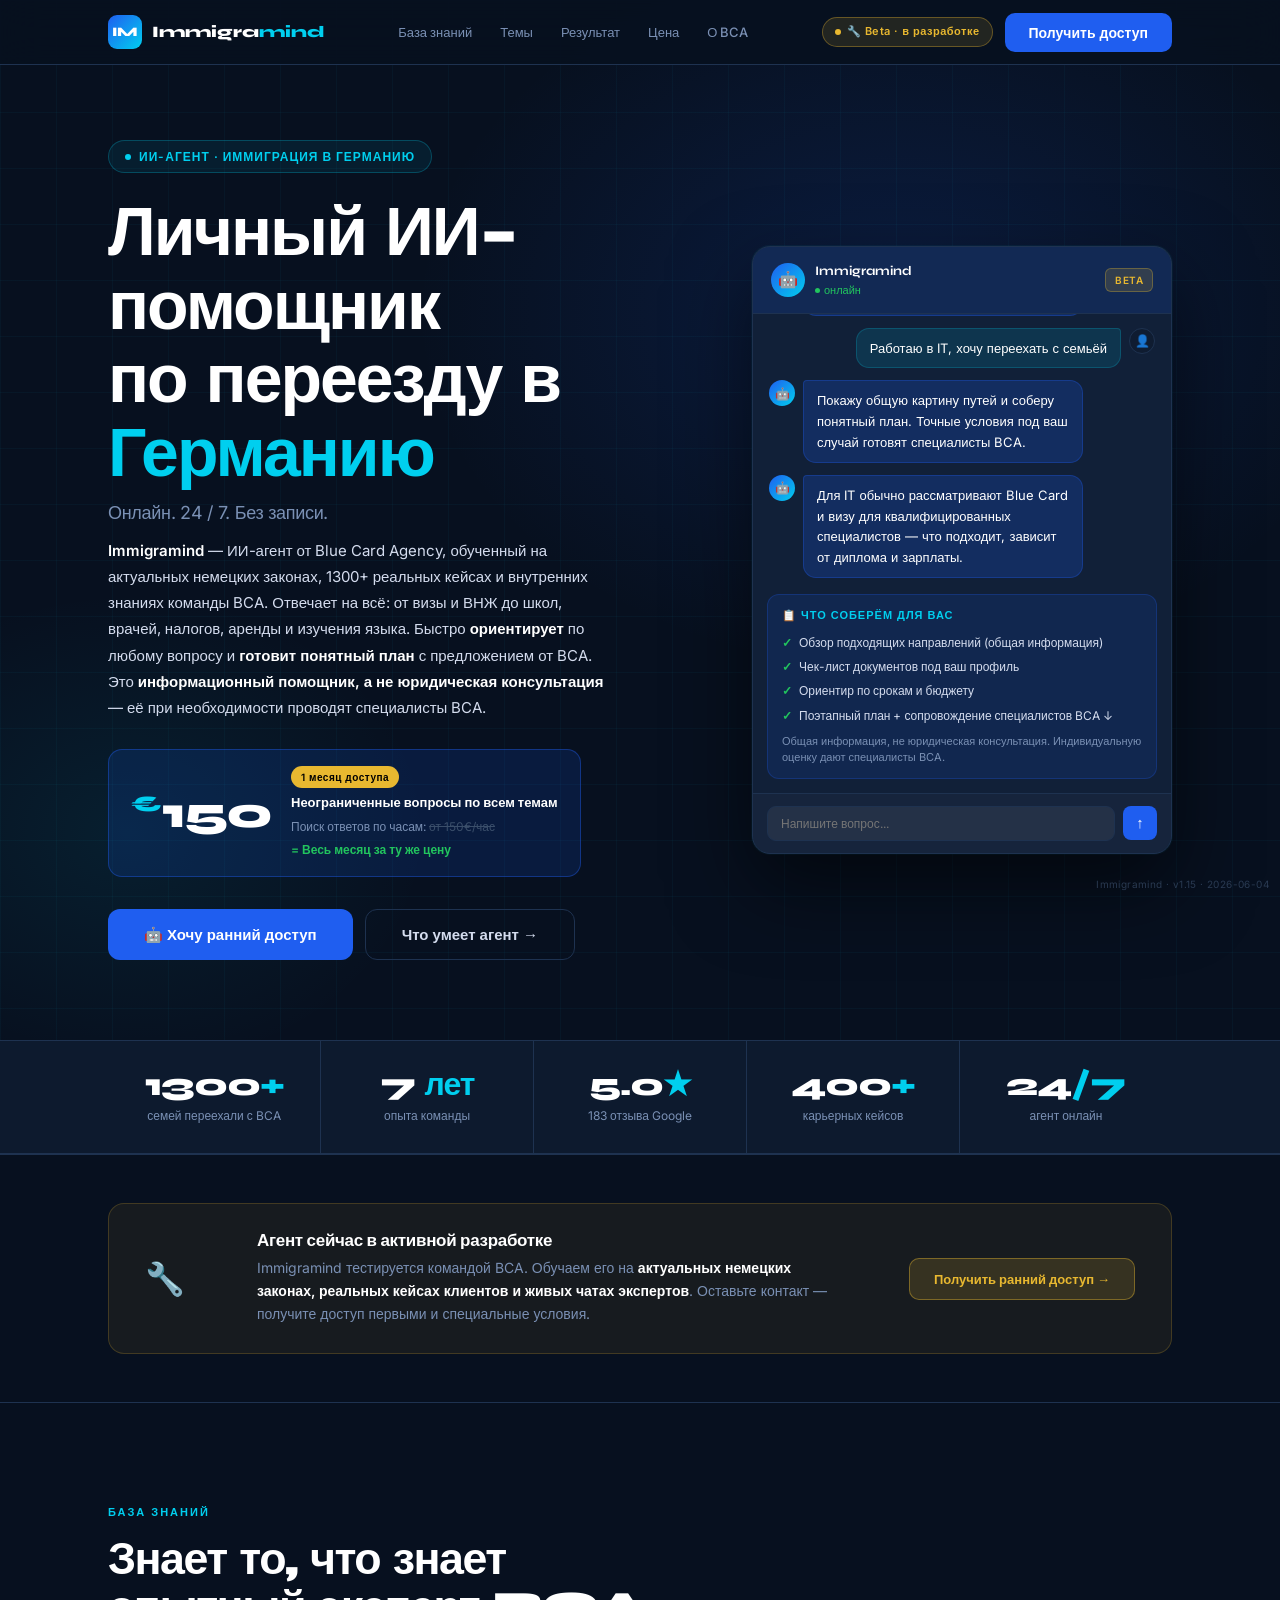
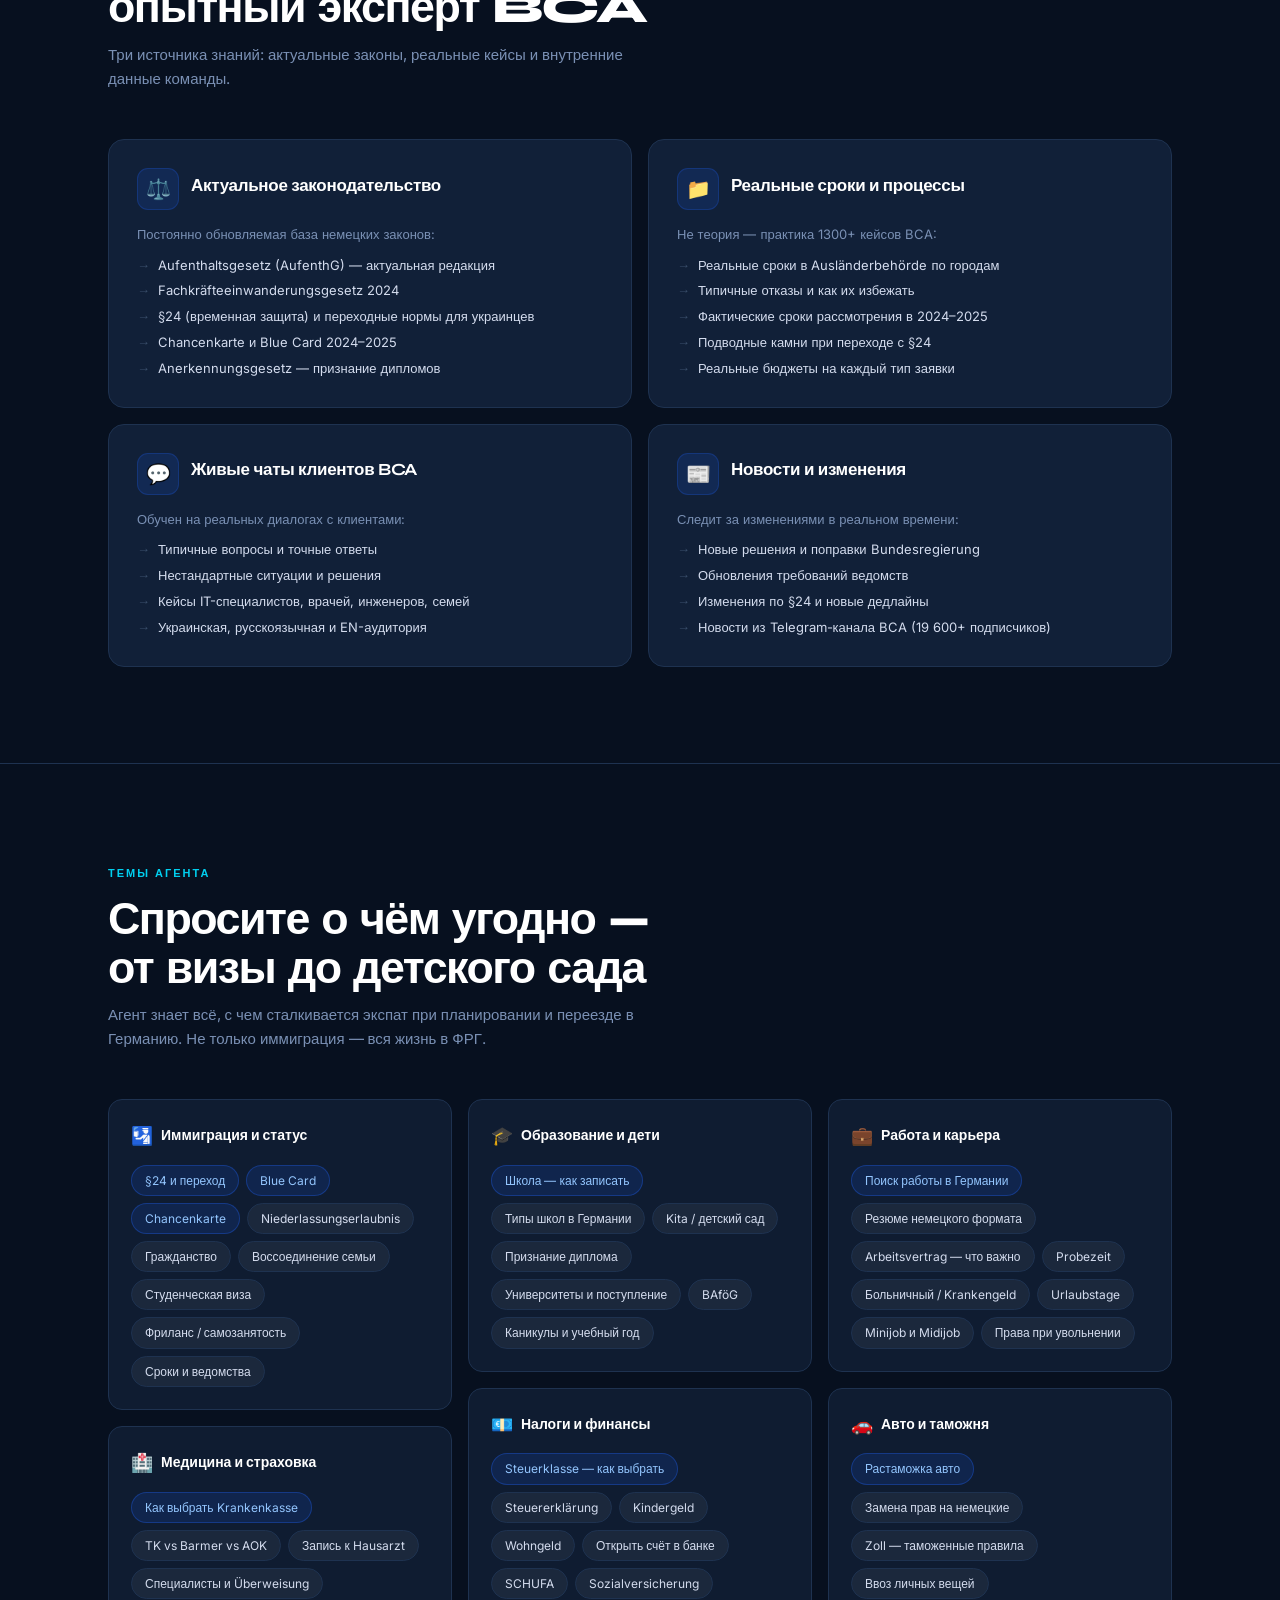
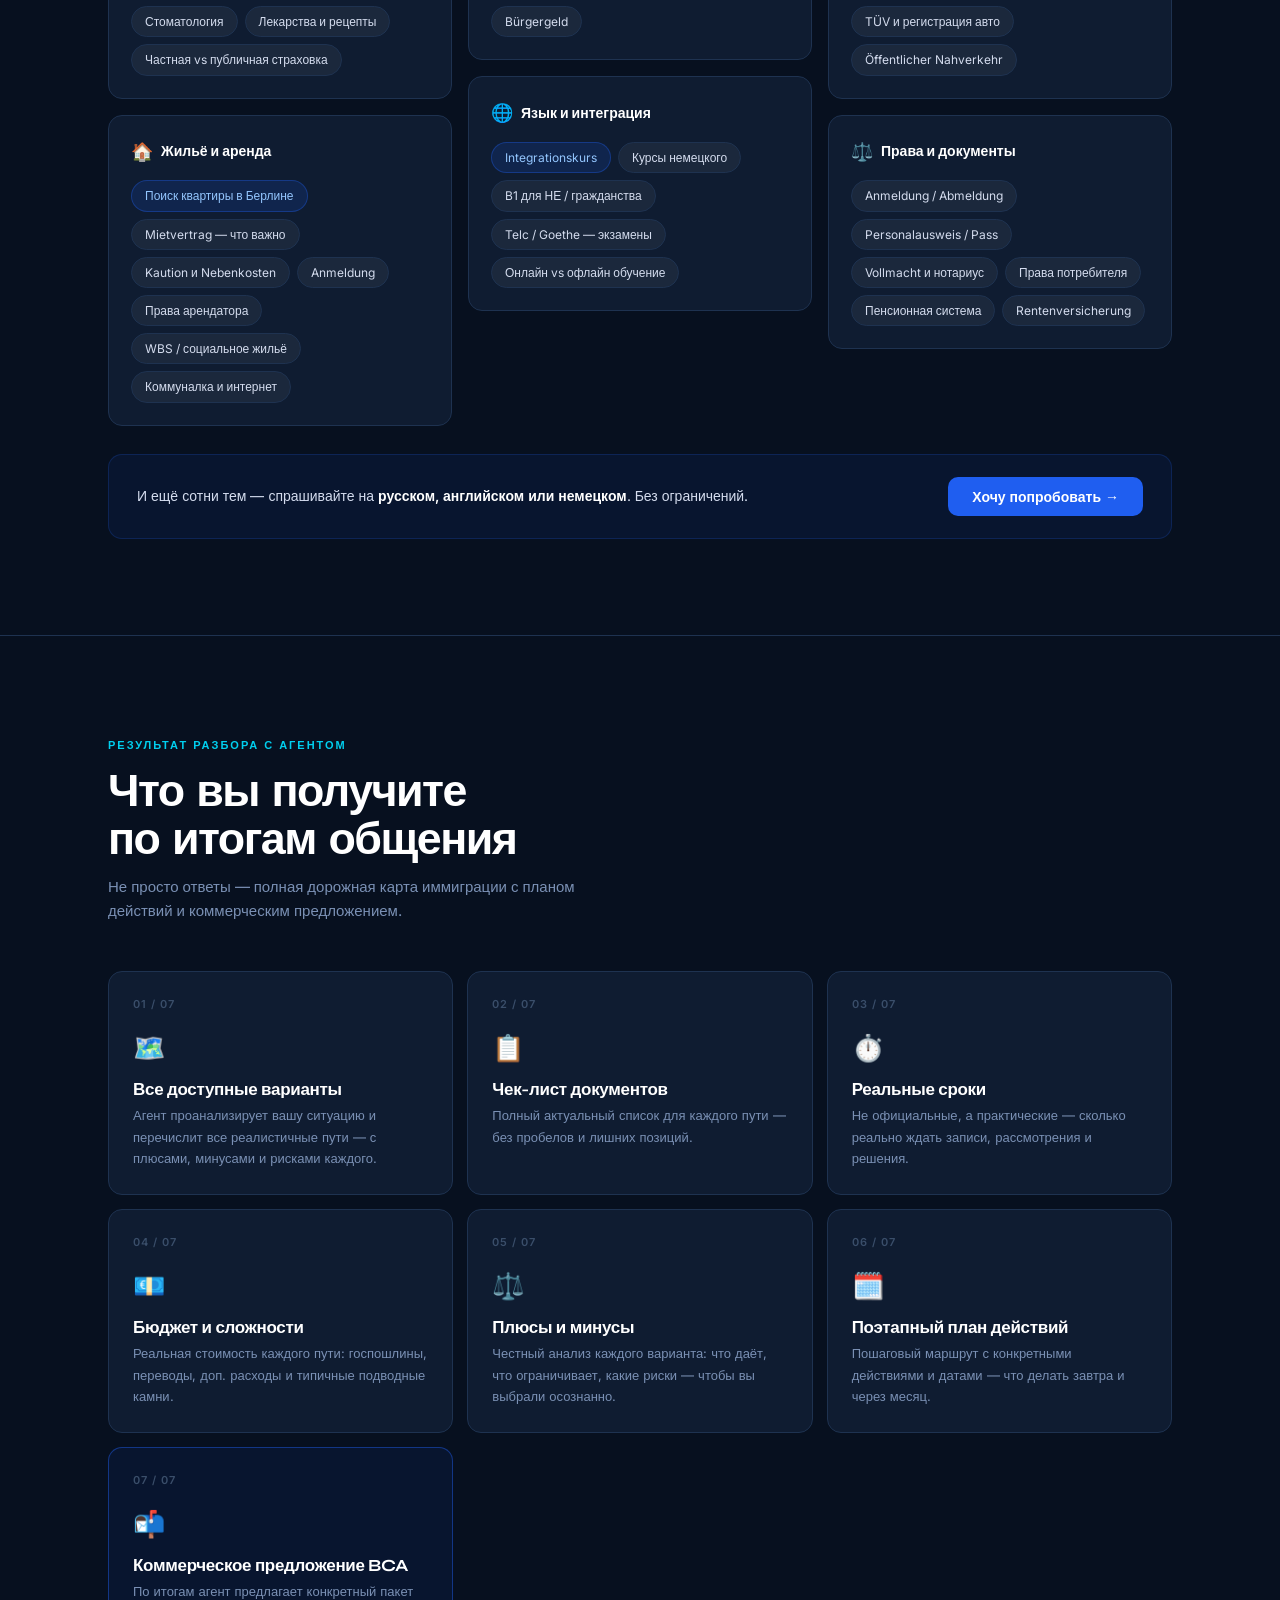
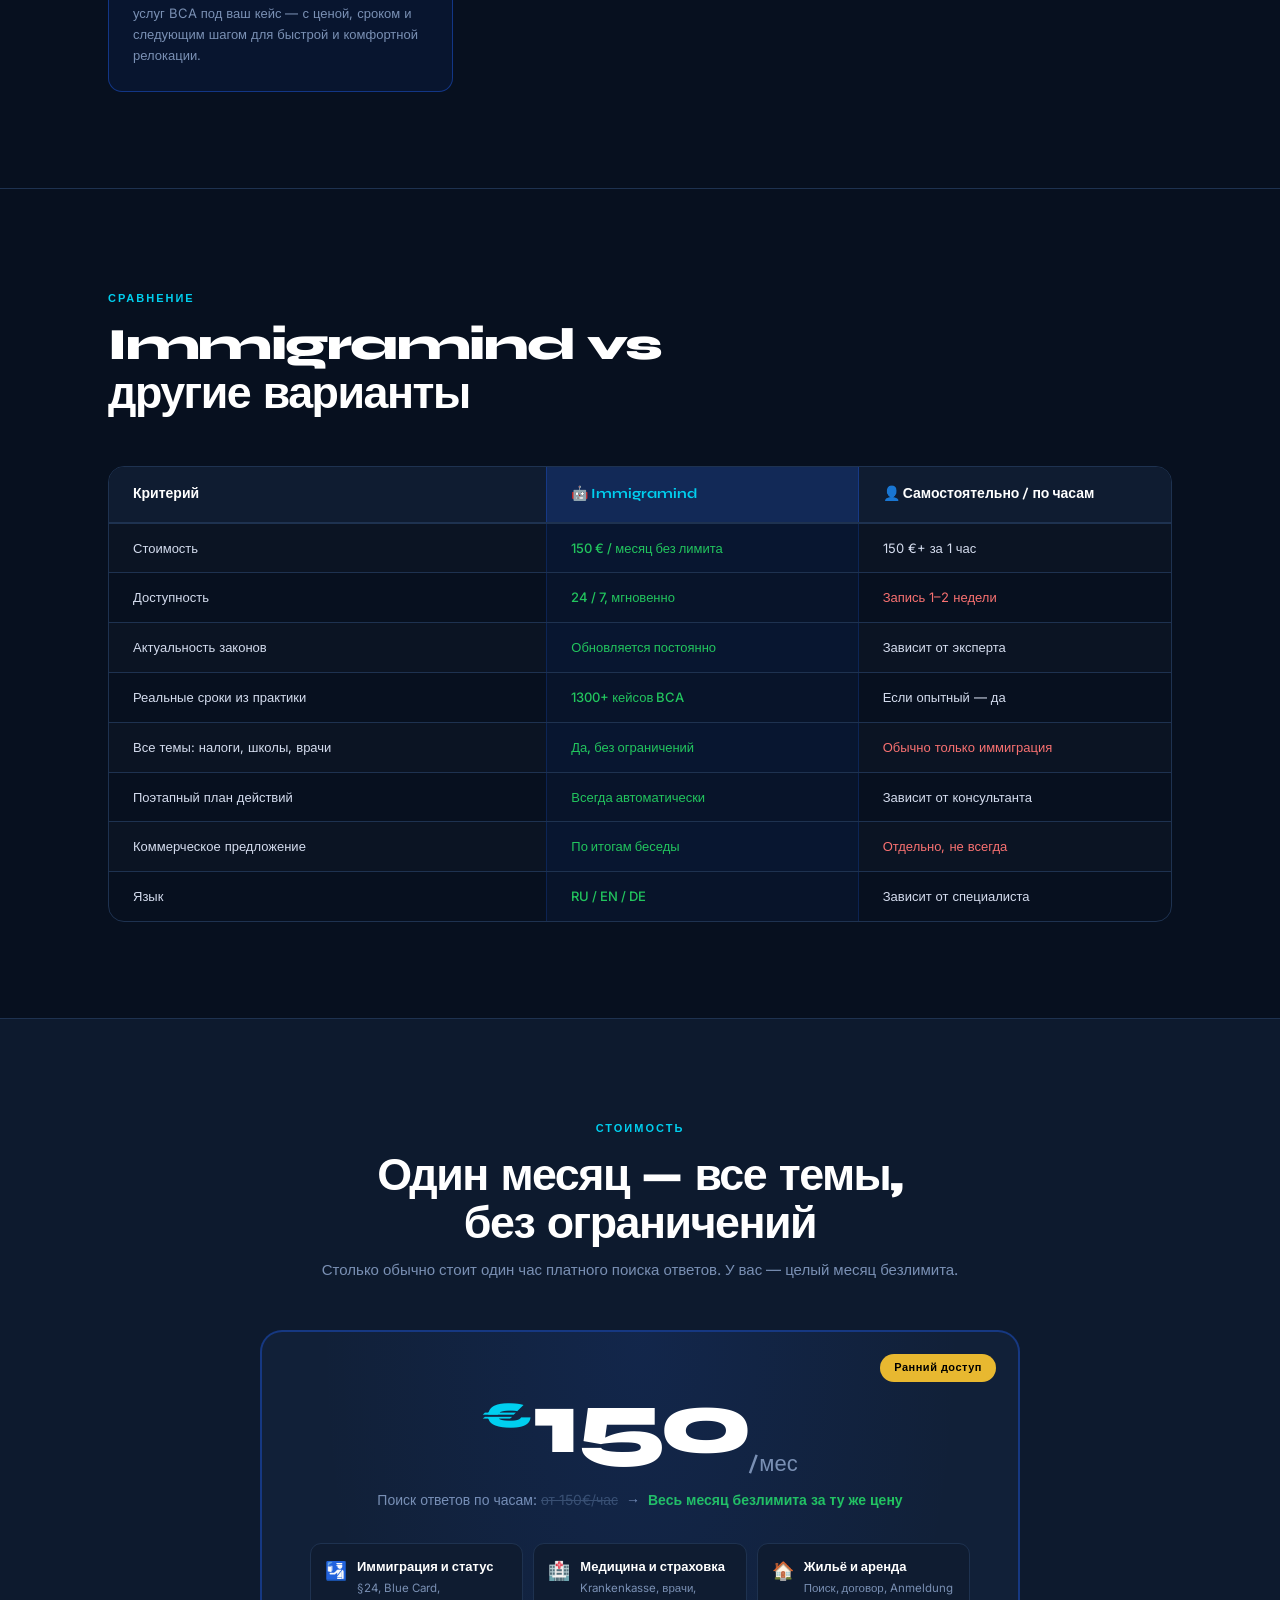
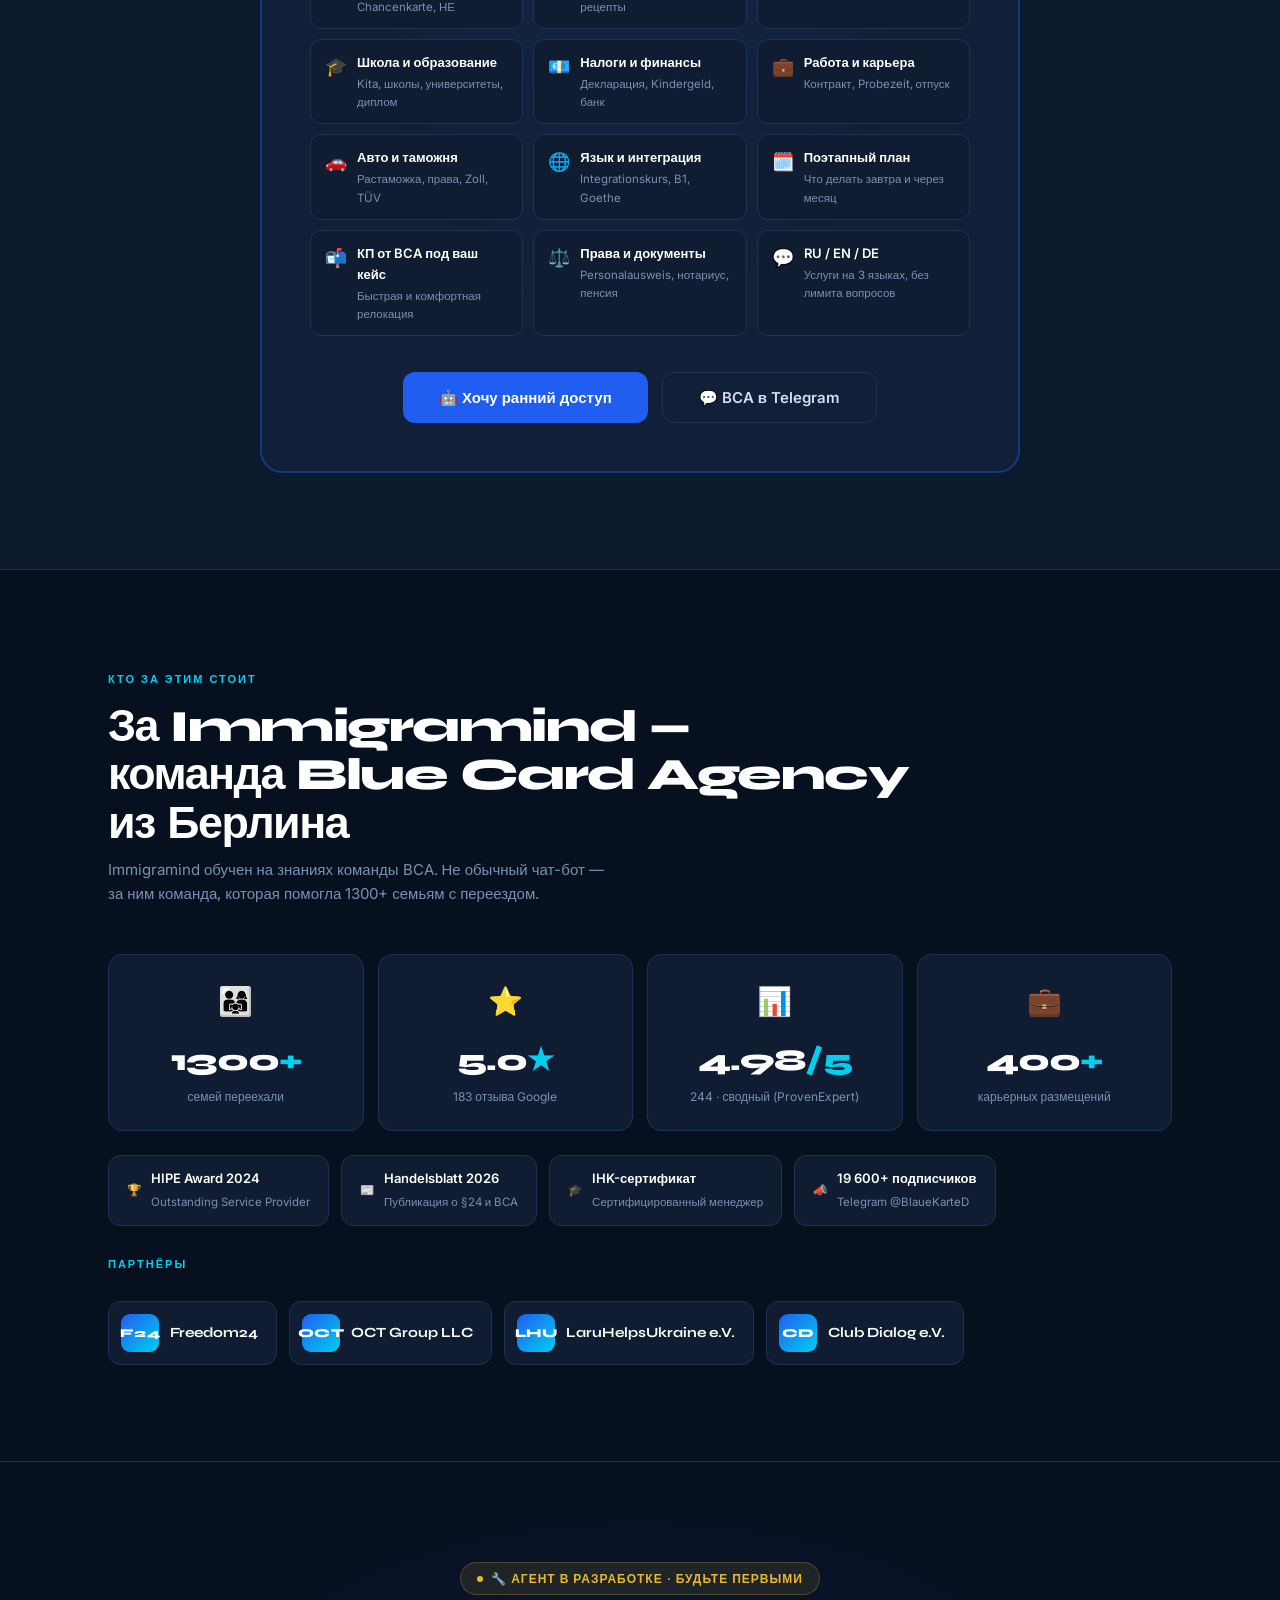
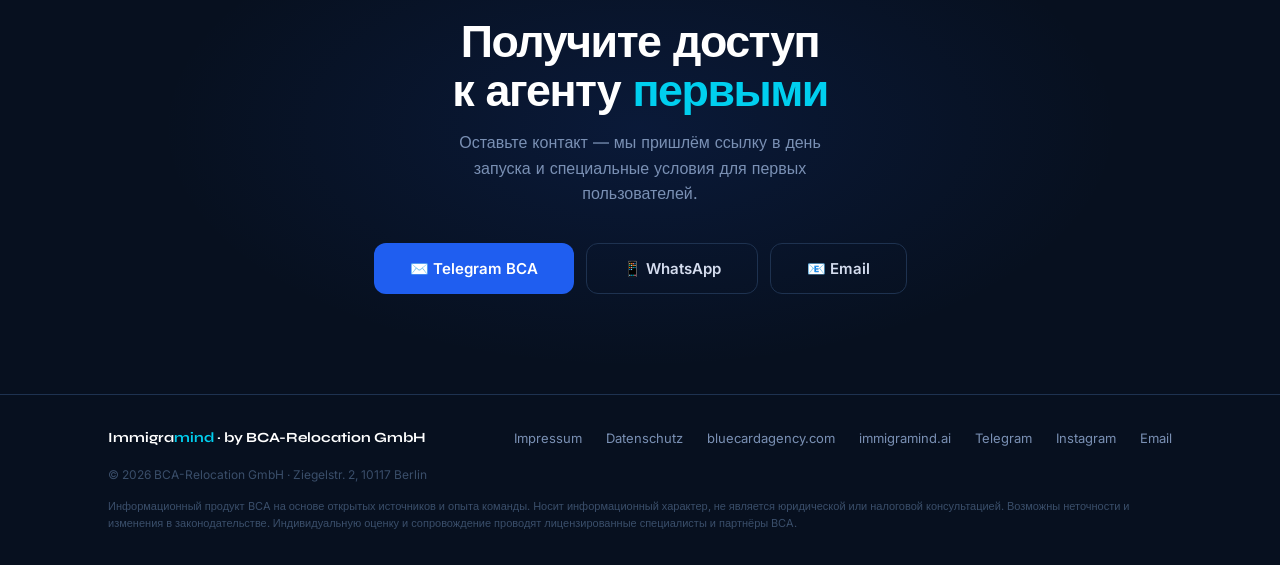
<file: index.html>
<!DOCTYPE html>
<html lang="ru">
<head>
<meta charset="UTF-8">
<meta name="viewport" content="width=device-width, initial-scale=1.0">
<title>Immigramind — ИИ-агент по иммиграции в Германию | BCA</title>
<meta name="robots" content="noindex">
<link rel="stylesheet" href="fonts.css">
<style>
:root {
  --bg:      #07101F;
  --surface: #0D1A2E;
  --card:    #112038;
  --card2:   #0F1C31;
  --border:  #1E3250;
  --blue:    #1F5EF0;
  --blue-l:  #3D7AFF;
  --cyan:    #00CFEF;
  --gold:    #E8B830;
  --green:   #22C55E;
  --red:     #F87171;
  --white:   #FFFFFF;
  --text:    #D4DCEE;
  --muted:   #7A90B4;
  --faint:   #3A4E6A;
}

*, *::before, *::after { box-sizing: border-box; margin: 0; padding: 0; }
html { scroll-behavior: smooth; }
body {
  background: var(--bg);
  color: var(--text);
  font-family: 'Inter', sans-serif;
  font-size: 15px;
  line-height: 1.6;
  overflow-x: hidden;
}
a { text-decoration: none; }
strong { color: var(--white); font-weight: 600; }

/* ── TYPOGRAPHY ── */
h1, h2, h3 { font-family: 'Syne', sans-serif; color: var(--white); line-height: 1.08; }
h1 { font-size: clamp(40px, 5.5vw, 68px); font-weight: 800; letter-spacing: -2px; }
h2 { font-size: clamp(28px, 3.5vw, 46px); font-weight: 800; letter-spacing: -1.5px; }
h3 { font-size: 17px; font-weight: 700; letter-spacing: -0.3px; margin-bottom: 6px; }

/* ── UTILITIES ── */
.label {
  display: inline-block;
  font-size: 11px; letter-spacing: 2px; text-transform: uppercase;
  color: var(--cyan); font-weight: 600; margin-bottom: 14px;
}
.wrap { max-width: 1160px; margin: 0 auto; padding: 0 48px; }
section { padding: 96px 0; }
section + section { border-top: 1px solid var(--border); }

/* ── FADE IN ── */
.fi { opacity: 0; transform: translateY(24px); transition: opacity .65s ease, transform .65s ease; }
.fi.on { opacity: 1; transform: none; }

/* ── NAV ── */
nav {
  position: fixed; top: 0; left: 0; right: 0; z-index: 300;
  background: rgba(7,16,31,0.94);
  backdrop-filter: blur(20px);
  border-bottom: 1px solid var(--border);
}
.nav-inner {
  max-width: 1160px; margin: 0 auto; padding: 0 48px;
  height: 64px; display: flex; align-items: center; justify-content: space-between;
}
.nav-logo { display: flex; align-items: center; gap: 10px; }
.nav-mark {
  width: 34px; height: 34px;
  background: linear-gradient(135deg, var(--blue), var(--cyan));
  border-radius: 9px;
  display: flex; align-items: center; justify-content: center;
  font-family: 'Syne', sans-serif; font-weight: 800; font-size: 13px; color: #fff;
}
.nav-name { font-family: 'Syne', sans-serif; font-weight: 800; font-size: 16px; color: var(--white); }
.nav-name span { color: var(--cyan); }
.nav-links { display: flex; gap: 28px; }
.nav-links a { color: var(--muted); font-size: 13px; font-weight: 500; transition: color .2s; }
.nav-links a:hover { color: var(--white); }
.nav-right { display: flex; align-items: center; gap: 12px; }
.dev-badge {
  display: flex; align-items: center; gap: 6px;
  background: rgba(232,184,48,0.12);
  border: 1px solid rgba(232,184,48,0.35);
  color: var(--gold); font-size: 11px; font-weight: 600;
  padding: 5px 12px; border-radius: 100px; letter-spacing: .5px;
}
.dev-badge::before {
  content: ''; width: 6px; height: 6px;
  background: var(--gold); border-radius: 50%;
  animation: blink 1.8s infinite;
}
@keyframes blink { 0%,100%{opacity:1} 50%{opacity:.2} }
.btn { display: inline-flex; align-items: center; gap: 8px; font-family: 'Inter', sans-serif; font-weight: 600; border: none; cursor: pointer; border-radius: 10px; transition: all .2s; text-align: center; }
.btn-blue { background: var(--blue); color: #fff; padding: 11px 24px; font-size: 14px; }
.btn-blue:hover { background: var(--blue-l); transform: translateY(-1px); }
.btn-outline { background: transparent; color: var(--text); border: 1px solid var(--border); padding: 11px 22px; font-size: 14px; }
.btn-outline:hover { border-color: var(--cyan); color: var(--white); }
.btn-lg { padding: 15px 36px; font-size: 15px; border-radius: 12px; }

/* ── HERO ── */
.hero-section {
  padding: 140px 0 80px;
  position: relative; overflow: hidden;
}
.hero-bg {
  position: absolute; inset: 0; pointer-events: none;
  background:
    radial-gradient(ellipse 800px 600px at 70% 30%, rgba(31,94,240,0.16) 0%, transparent 60%),
    radial-gradient(ellipse 500px 400px at 10% 80%, rgba(0,207,239,0.08) 0%, transparent 60%);
}
.hero-grid-lines {
  position: absolute; inset: 0; pointer-events: none;
  background-image:
    linear-gradient(rgba(0,207,239,0.04) 1px, transparent 1px),
    linear-gradient(90deg, rgba(0,207,239,0.04) 1px, transparent 1px);
  background-size: 56px 56px;
}
.hero-inner {
  display: grid; grid-template-columns: 1fr 420px; gap: 64px; align-items: center;
  max-width: 1160px; margin: 0 auto; padding: 0 48px;
  position: relative; z-index: 2;
}
.hero-badge {
  display: inline-flex; align-items: center; gap: 8px;
  background: rgba(0,207,239,0.08); border: 1px solid rgba(0,207,239,0.25);
  border-radius: 100px; padding: 6px 16px; margin-bottom: 24px;
  font-size: 12px; color: var(--cyan); font-weight: 600; letter-spacing: 1px; text-transform: uppercase;
}
.hero-badge::before { content: ''; width: 6px; height: 6px; background: var(--cyan); border-radius: 50%; animation: blink 1.5s infinite; }
.hero-h1 { margin-bottom: 8px; }
.hero-h1 .accent { color: var(--cyan); }
.hero-sub { font-size: 18px; color: var(--muted); font-weight: 400; margin-bottom: 10px; letter-spacing: -0.3px; }
.hero-desc { color: var(--text); font-size: 15px; line-height: 1.75; max-width: 500px; margin-bottom: 28px; }

/* price callout in hero */
.hero-price {
  display: inline-flex; align-items: center; gap: 20px;
  background: rgba(31,94,240,0.15); border: 1px solid rgba(31,94,240,0.4);
  border-radius: 14px; padding: 16px 22px; margin-bottom: 32px;
}
.hp-num { font-family: 'Syne', sans-serif; font-size: 44px; font-weight: 800; color: var(--white); line-height: 1; letter-spacing: -2px; }
.hp-num sup { font-size: 22px; color: var(--cyan); letter-spacing: 0; }
.hp-meta { display: flex; flex-direction: column; gap: 4px; }
.hp-tag { background: var(--gold); color: #000; font-size: 10px; font-weight: 700; padding: 3px 10px; border-radius: 100px; letter-spacing: .5px; align-self: flex-start; }
.hp-line1 { font-size: 13px; font-weight: 600; color: var(--white); }
.hp-line2 { font-size: 12px; color: var(--muted); }
.hp-line2 s { color: var(--faint); }
.hp-line3 { font-size: 12px; color: var(--green); font-weight: 600; }

.hero-actions { display: flex; gap: 12px; flex-wrap: wrap; }

/* ── CHAT MOCK ── */
.chat-card {
  background: var(--card);
  border: 1px solid var(--border);
  border-radius: 18px; overflow: hidden;
  box-shadow: 0 32px 80px rgba(0,0,0,.55), 0 0 0 1px rgba(0,207,239,0.06);
}
.chat-head {
  padding: 14px 18px;
  background: rgba(31,94,240,0.15);
  border-bottom: 1px solid var(--border);
  display: flex; align-items: center; justify-content: space-between;
}
.chat-agent { display: flex; align-items: center; gap: 10px; }
.chat-ava {
  width: 34px; height: 34px;
  background: linear-gradient(135deg, var(--blue), var(--cyan));
  border-radius: 50%; display: flex; align-items: center; justify-content: center; font-size: 16px;
}
.chat-name { font-family: 'Syne', sans-serif; font-weight: 700; font-size: 13px; color: var(--white); }
.chat-online { font-size: 11px; color: var(--green); display: flex; align-items: center; gap: 4px; }
.chat-online::before { content: ''; width: 5px; height: 5px; background: var(--green); border-radius: 50%; animation: blink 2s infinite; }
.chat-beta { font-size: 10px; background: rgba(232,184,48,0.15); color: var(--gold); border: 1px solid rgba(232,184,48,0.3); padding: 3px 9px; border-radius: 6px; font-weight: 600; letter-spacing: .5px; }
.chat-body { padding: 16px; display: flex; flex-direction: column; gap: 12px; max-height: 280px; overflow-y: auto; }
.chat-body::-webkit-scrollbar { width: 0; }
.msg { display: flex; gap: 8px; align-items: flex-start; }
.msg.usr { flex-direction: row-reverse; }
.msg-av { width: 26px; height: 26px; border-radius: 50%; display: flex; align-items: center; justify-content: center; font-size: 12px; flex-shrink: 0; }
.msg.ai .msg-av { background: linear-gradient(135deg, var(--blue), var(--cyan)); }
.msg.usr .msg-av { background: var(--card2); border: 1px solid var(--border); }
.bbl { max-width: 280px; padding: 9px 13px; border-radius: 13px; font-size: 13px; line-height: 1.6; color: var(--white); }
.msg.ai .bbl { background: rgba(31,94,240,0.22); border: 1px solid rgba(31,94,240,0.3); border-top-left-radius: 4px; }
.msg.usr .bbl { background: rgba(0,207,239,0.12); border: 1px solid rgba(0,207,239,0.2); border-top-right-radius: 4px; }
.typing-bbl { display: flex; gap: 4px; align-items: center; padding: 10px 14px; }
.typing-bbl b { width: 6px; height: 6px; background: var(--cyan); border-radius: 50%; animation: tdot 1.2s infinite; }
.typing-bbl b:nth-child(2){animation-delay:.2s} .typing-bbl b:nth-child(3){animation-delay:.4s}
@keyframes tdot{0%,100%{opacity:.3;transform:translateY(0)}50%{opacity:1;transform:translateY(-4px)}}
.chat-result {
  margin: 0 14px 14px;
  background: rgba(31,94,240,0.12); border: 1px solid rgba(31,94,240,0.25); border-radius: 12px; padding: 12px 14px;
}
.cr-title { font-size: 11px; color: var(--cyan); text-transform: uppercase; letter-spacing: 1px; font-weight: 700; margin-bottom: 8px; }
.cr-item { font-size: 12px; color: var(--text); display: flex; gap: 7px; align-items: flex-start; margin-bottom: 5px; }
.cr-item::before { content: '✓'; color: var(--green); font-weight: 700; flex-shrink: 0; }
.chat-input-row {
  padding: 12px 14px; border-top: 1px solid var(--border);
  display: flex; gap: 8px; background: rgba(255,255,255,0.02);
}
.chat-field { flex: 1; background: rgba(255,255,255,0.06); border: 1px solid var(--border); border-radius: 9px; padding: 9px 13px; color: var(--muted); font-size: 12px; font-family: 'Inter', sans-serif; }
.chat-send { width: 34px; height: 34px; background: var(--blue); border: none; border-radius: 8px; color: #fff; font-size: 15px; cursor: pointer; display: flex; align-items: center; justify-content: center; }

/* ── STATS BAR ── */
.stats-bar {
  background: var(--surface); border-top: 1px solid var(--border); border-bottom: 1px solid var(--border);
  padding: 0;
}
.stats-inner { display: flex; max-width: 1160px; margin: 0 auto; padding: 0 48px; }
.stat { flex: 1; padding: 28px 0; text-align: center; border-right: 1px solid var(--border); }
.stat:last-child { border-right: none; }
.stat-n { font-family: 'Syne', sans-serif; font-size: 32px; font-weight: 800; color: var(--white); letter-spacing: -1px; line-height: 1; }
.stat-n em { font-style: normal; color: var(--cyan); }
.stat-l { font-size: 12px; color: var(--muted); margin-top: 5px; }

/* ── DEV BANNER ── */
.dev-banner {
  background: rgba(232,184,48,0.07); border: 1px solid rgba(232,184,48,0.2);
  border-radius: 16px; padding: 28px 36px;
  display: flex; align-items: center; justify-content: space-between; gap: 20px; flex-wrap: wrap;
  margin: 0 0 0 0;
}
.dev-icon { font-size: 32px; flex-shrink: 0; }
.dev-text h3 { font-family: 'Syne', sans-serif; font-size: 17px; font-weight: 700; color: var(--white); margin-bottom: 6px; }
.dev-text p { font-size: 14px; color: var(--muted); line-height: 1.65; max-width: 580px; }
.btn-gold { background: rgba(232,184,48,0.15); border: 1px solid rgba(232,184,48,0.4); color: var(--gold); padding: 12px 24px; font-size: 13px; font-weight: 600; border-radius: 10px; cursor: pointer; font-family: 'Inter', sans-serif; white-space: nowrap; transition: background .2s; }
.btn-gold:hover { background: rgba(232,184,48,0.25); }

/* ── KNOWLEDGE ── */
.know-grid { display: grid; grid-template-columns: 1fr 1fr; gap: 16px; margin-top: 48px; }
.know-card {
  background: var(--card); border: 1px solid var(--border); border-radius: 16px; padding: 28px;
  transition: border-color .25s, transform .25s;
}
.know-card:hover { border-color: rgba(0,207,239,0.35); transform: translateY(-2px); }
.know-top { display: flex; align-items: center; gap: 12px; margin-bottom: 14px; }
.know-ico { width: 42px; height: 42px; background: rgba(31,94,240,0.15); border: 1px solid rgba(31,94,240,0.25); border-radius: 11px; display: flex; align-items: center; justify-content: center; font-size: 20px; flex-shrink: 0; }
.know-card p { color: var(--muted); font-size: 13px; margin-bottom: 10px; }
.know-card ul { list-style: none; display: flex; flex-direction: column; gap: 5px; }
.know-card ul li { font-size: 13px; color: var(--text); display: flex; gap: 8px; }
.know-card ul li::before { content: '→'; color: var(--faint); flex-shrink: 0; }

/* ── TOPICS ── */
.topics-cols { display: grid; grid-template-columns: repeat(3,1fr); gap: 16px; margin-top: 48px; }
.topic-grp { background: var(--card2); border: 1px solid var(--border); border-radius: 14px; padding: 22px; margin-bottom: 0; }
.topic-grp + .topic-grp { margin-top: 16px; }
.tg-head { display: flex; align-items: center; gap: 8px; font-family: 'Syne', sans-serif; font-size: 14px; font-weight: 700; color: var(--white); margin-bottom: 14px; }
.tg-ico { font-size: 18px; }
.tags { display: flex; flex-wrap: wrap; gap: 7px; }
.tag {
  background: rgba(255,255,255,0.05); border: 1px solid var(--border);
  border-radius: 100px; padding: 5px 13px; font-size: 12px; color: var(--text);
  transition: all .2s; white-space: nowrap; cursor: default;
}
.tag:hover { border-color: rgba(0,207,239,0.4); color: var(--white); background: rgba(0,207,239,0.07); }
.tag.hi { background: rgba(31,94,240,0.15); border-color: rgba(31,94,240,0.35); color: #93C5FD; }
.tag.hi:hover { background: rgba(31,94,240,0.25); color: var(--white); }
.topics-footer {
  margin-top: 28px; padding: 22px 28px;
  background: rgba(31,94,240,0.08); border: 1px solid rgba(31,94,240,0.2); border-radius: 14px;
  display: flex; align-items: center; justify-content: space-between; gap: 16px; flex-wrap: wrap;
}
.topics-footer p { font-size: 14px; color: var(--text); }

/* ── WHAT YOU GET ── */
.get-grid { display: grid; grid-template-columns: repeat(3,1fr); gap: 14px; margin-top: 48px; }
.get-card {
  background: var(--card2); border: 1px solid var(--border); border-radius: 14px; padding: 24px;
  transition: border-color .25s, background .25s;
}
.get-card:hover { border-color: rgba(0,207,239,0.3); background: rgba(0,207,239,0.03); }
.get-card.featured { border-color: rgba(31,94,240,0.45); background: rgba(31,94,240,0.08); }
.get-num { font-size: 11px; color: var(--faint); font-weight: 600; letter-spacing: 1px; margin-bottom: 14px; }
.get-icon { font-size: 26px; margin-bottom: 12px; }
.get-card p { font-size: 13px; color: var(--muted); line-height: 1.65; }

/* ── VS TABLE ── */
.vs-table { margin-top: 48px; border: 1px solid var(--border); border-radius: 16px; overflow: hidden; }
.vs-head { display: grid; grid-template-columns: 1.4fr 1fr 1fr; background: var(--card2); border-bottom: 1px solid var(--border); }
.vh { padding: 16px 24px; font-family: 'Syne', sans-serif; font-size: 14px; font-weight: 700; color: var(--white); }
.vh.ai { background: rgba(31,94,240,0.2); color: var(--cyan); border-left: 1px solid rgba(31,94,240,0.3); border-right: 1px solid rgba(31,94,240,0.3); }
.vs-row { display: grid; grid-template-columns: 1.4fr 1fr 1fr; border-top: 1px solid var(--border); }
.vs-row:nth-child(even) .vc { background: rgba(255,255,255,0.015); }
.vs-row:nth-child(even) .vc.ai { background: rgba(31,94,240,0.08); }
.vc { padding: 14px 24px; font-size: 13px; color: var(--text); }
.vc.ai { background: rgba(31,94,240,0.05); border-left: 1px solid rgba(31,94,240,0.2); border-right: 1px solid rgba(31,94,240,0.2); color: var(--white); }
.vc.ok { color: var(--green); font-weight: 500; }
.vc.no { color: var(--red); }

/* ── PRICE SECTION ── */
.price-box {
  max-width: 760px; margin: 48px auto 0;
  background: var(--card); border: 2px solid rgba(31,94,240,0.4);
  border-radius: 22px; padding: 48px; position: relative; overflow: hidden;
  text-align: center;
}
.price-box::before {
  content: ''; position: absolute; inset: 0;
  background: radial-gradient(ellipse at 50% 0%, rgba(31,94,240,0.1) 0%, transparent 60%);
  pointer-events: none;
}
.price-popular { position: absolute; top: 22px; right: 22px; background: var(--gold); color: #000; font-size: 11px; font-weight: 700; padding: 5px 14px; border-radius: 100px; letter-spacing: .5px; }
.price-big { font-family: 'Syne', sans-serif; font-size: 88px; font-weight: 800; color: var(--white); letter-spacing: -5px; line-height: 1; position: relative; z-index: 1; }
.price-big sup { font-size: 36px; letter-spacing: 0; color: var(--cyan); vertical-align: top; margin-top: 18px; display: inline-block; }
.price-big sub { font-size: 22px; letter-spacing: 0; color: var(--muted); font-weight: 400; }
.price-eq { margin: 14px 0 32px; color: var(--muted); font-size: 14px; }
.price-eq s { color: var(--faint); }
.price-eq strong { color: var(--green); }
.pf-grid { display: grid; grid-template-columns: repeat(3,1fr); gap: 10px; text-align: left; margin-bottom: 36px; position: relative; z-index: 1; }
.pf { background: var(--card2); border: 1px solid var(--border); border-radius: 11px; padding: 12px 14px; display: flex; gap: 10px; align-items: flex-start; }
.pf-ico { font-size: 18px; flex-shrink: 0; margin-top: 1px; }
.pf-t { font-size: 13px; font-weight: 600; color: var(--white); }
.pf-s { font-size: 11.5px; color: var(--muted); margin-top: 2px; }
.price-actions { display: flex; gap: 14px; justify-content: center; flex-wrap: wrap; position: relative; z-index: 1; }

/* ── TRUST ── */
.trust-grid { display: grid; grid-template-columns: repeat(4,1fr); gap: 14px; margin-top: 48px; }
.trust-card { display: block; color: inherit; background: var(--card2); border: 1px solid var(--border); border-radius: 14px; padding: 24px; text-align: center; transition: border-color .25s; }
.trust-card:hover { border-color: rgba(0,207,239,0.25); }
.trust-ico { font-size: 28px; margin-bottom: 12px; }
.trust-n { font-family: 'Syne', sans-serif; font-size: 30px; font-weight: 800; color: var(--white); letter-spacing: -1px; }
.trust-n em { font-style: normal; color: var(--cyan); }
.trust-l { font-size: 12px; color: var(--muted); margin-top: 5px; line-height: 1.4; }
.awards { display: flex; flex-wrap: wrap; gap: 12px; margin-top: 24px; }
.award { background: var(--card2); border: 1px solid var(--border); border-radius: 12px; padding: 12px 18px; display: flex; align-items: center; gap: 10px; transition: border-color .25s; }
.award:hover { border-color: rgba(232,184,48,0.35); }
.award-ico { font-size: 20px; }
.partners { display: flex; flex-wrap: wrap; gap: 12px; margin-top: 14px; }
.partner { display: flex; align-items: center; gap: 11px; background: var(--card2); border: 1px solid var(--border); border-radius: 12px; padding: 12px 18px 12px 12px; transition: border-color .25s; }
.partner:hover { border-color: rgba(0,207,239,0.35); }
.partner-mark { width: 38px; height: 38px; flex-shrink: 0; border-radius: 9px; background: linear-gradient(135deg, var(--blue), var(--cyan)); color: #fff; font-family: 'Syne', sans-serif; font-weight: 800; font-size: 12px; letter-spacing: .3px; display: flex; align-items: center; justify-content: center; }
.partner-name { font-family: 'Syne', sans-serif; font-weight: 700; font-size: 14px; color: var(--white); line-height: 1.2; }
.partner img { height: 30px; width: auto; display: block; }
.award strong { display: block; font-size: 13px; color: var(--white); font-weight: 600; }
.award span { font-size: 11.5px; color: var(--muted); }

/* ── CTA ── */
.cta-section {
  padding: 100px 0;
  background: radial-gradient(ellipse 800px 400px at 50% 50%, rgba(31,94,240,0.12) 0%, transparent 60%);
  text-align: center;
  border-top: 1px solid var(--border);
}
.cta-badge {
  display: inline-flex; align-items: center; gap: 8px;
  background: rgba(232,184,48,0.10); border: 1px solid rgba(232,184,48,0.25);
  border-radius: 100px; padding: 6px 16px; margin-bottom: 24px;
  font-size: 12px; color: var(--gold); font-weight: 600; letter-spacing: 1px; text-transform: uppercase;
}
.cta-badge::before { content: ''; width: 6px; height: 6px; background: var(--gold); border-radius: 50%; animation: blink 1.8s infinite; }
.cta-section h2 { margin-bottom: 14px; }
.cta-section h2 em { font-style: normal; color: var(--cyan); }
.cta-section p { color: var(--muted); font-size: 16px; max-width: 420px; margin: 0 auto 36px; }
.cta-btns { display: flex; gap: 12px; justify-content: center; flex-wrap: wrap; }

/* ── FOOTER ── */
footer {
  border-top: 1px solid var(--border);
  padding: 32px 0;
}
.footer-inner { max-width: 1160px; margin: 0 auto; padding: 0 48px; display: flex; align-items: center; justify-content: space-between; flex-wrap: wrap; gap: 16px; }
.footer-name { font-family: 'Syne', sans-serif; font-size: 14px; font-weight: 700; color: var(--white); }
.footer-name span { color: var(--cyan); }
.footer-links { display: flex; gap: 24px; flex-wrap: wrap; }
.footer-links a { color: var(--muted); font-size: 13px; transition: color .2s; }
.footer-links a:hover { color: var(--white); }
.footer-copy { color: var(--faint); font-size: 12px; }
.footer-disclaimer { max-width: 1160px; margin: 14px auto 0; padding: 0 48px; font-size: 11px; line-height: 1.55; color: var(--faint); }

/* ── RESPONSIVE ── */
@media (max-width: 1100px) {
  .hero-inner { grid-template-columns: 1fr; }
  .hero-right { display: none; }
  .topics-cols { grid-template-columns: 1fr 1fr; }
  .trust-grid { grid-template-columns: 1fr 1fr; }
}
@media (max-width: 768px) {
  .wrap, .hero-inner, .nav-inner, .stats-inner, .footer-inner { padding: 0 20px; }
  nav { display: none; }
  .hero-section { padding: 80px 0 60px; }
  section { padding: 64px 0; }
  .know-grid, .get-grid, .pf-grid { grid-template-columns: 1fr; }
  .topics-cols { grid-template-columns: 1fr; }
  .trust-grid { grid-template-columns: 1fr 1fr; }
  .price-big { font-size: 64px; }
  .pf-grid { grid-template-columns: 1fr 1fr; }
  .vs-head, .vs-row { grid-template-columns: 1fr 1fr 1fr; }
  .vc, .vh { padding: 10px 12px; font-size: 12px; }
  .stats-inner { flex-wrap: wrap; }
  .stat { flex: 0 0 50%; border-right: none; border-bottom: 1px solid var(--border); }
}

/* ── DOC VERSION ── */
.doc-version { position: fixed; bottom: 8px; right: 11px; z-index: 400; font-family: 'Inter', sans-serif; font-size: 10px; letter-spacing: .4px; color: var(--faint); opacity: .7; pointer-events: none; }
</style>
</head>
<body>

<!-- NAV -->
<nav>
  <div class="nav-inner">
    <a href="#" class="nav-logo">
      <div class="nav-mark">IM</div>
      <span class="nav-name">Immigra<span>mind</span></span>
    </a>
    <div class="nav-links">
      <a href="#knowledge">База знаний</a>
      <a href="#topics">Темы</a>
      <a href="#output">Результат</a>
      <a href="#price">Цена</a>
      <a href="#trust">О BCA</a>
    </div>
    <div class="nav-right">
      <div class="dev-badge">🔧 Beta · в разработке</div>
      <button class="btn btn-blue" onclick="document.getElementById('cta').scrollIntoView({behavior:'smooth'})">Получить доступ</button>
    </div>
  </div>
</nav>

<!-- HERO -->
<section class="hero-section">
  <div class="hero-bg"></div>
  <div class="hero-grid-lines"></div>
  <div class="hero-inner">
    <div class="hero-left fi">
      <div class="hero-badge">ИИ-агент · иммиграция в Германию</div>
      <h1 class="hero-h1">Личный ИИ-помощник<br>по переезду в<br><span class="accent">Германию</span></h1>
      <p class="hero-sub">Онлайн. 24 / 7. Без записи.</p>
      <p class="hero-desc">
        <strong>Immigramind</strong> — ИИ-агент от Blue Card Agency, обученный на актуальных немецких законах, 1300+ реальных кейсах и внутренних знаниях команды BCA.
        Отвечает на всё: от визы и ВНЖ до школ, врачей, налогов, аренды и изучения языка.
        Быстро <strong>ориентирует</strong> по любому вопросу и <strong>готовит понятный план</strong> с предложением от BCA. Это <strong>информационный помощник, а не юридическая консультация</strong> — её при необходимости проводят специалисты BCA.
      </p>
      <div class="hero-price">
        <div class="hp-num"><sup>€</sup>150</div>
        <div class="hp-meta">
          <div class="hp-tag">1 месяц доступа</div>
          <div class="hp-line1">Неограниченные вопросы по всем темам</div>
          <div class="hp-line2">Поиск ответов по часам: <s>от 150€/час</s></div>
          <div class="hp-line3">= Весь месяц за ту же цену</div>
        </div>
      </div>
      <div class="hero-actions">
        <button class="btn btn-blue btn-lg" onclick="document.getElementById('cta').scrollIntoView({behavior:'smooth'})">🤖 Хочу ранний доступ</button>
        <button class="btn btn-outline btn-lg" onclick="document.getElementById('topics').scrollIntoView({behavior:'smooth'})">Что умеет агент →</button>
      </div>
    </div>
    <div class="hero-right fi">
      <div class="chat-card">
        <div class="chat-head">
          <div class="chat-agent">
            <div class="chat-ava">🤖</div>
            <div>
              <div class="chat-name">Immigramind</div>
              <div class="chat-online">онлайн</div>
            </div>
          </div>
          <div class="chat-beta">BETA</div>
        </div>
        <div class="chat-body" id="chatBody">
          <div class="msg ai">
            <div class="msg-av">🤖</div>
            <div class="bbl">Привет! Я ИИ-агент BCA. Помогу сориентироваться в переезде в Германию — варианты, документы, сроки, бюджет. С чего начнём?</div>
          </div>
          <div class="msg usr">
            <div class="msg-av">👤</div>
            <div class="bbl">Работаю в IT, хочу переехать с семьёй</div>
          </div>
          <div class="msg ai">
            <div class="msg-av">🤖</div>
            <div class="bbl">Покажу общую картину путей и соберу понятный план. Точные условия под ваш случай готовят специалисты BCA.</div>
          </div>
        </div>
        <div class="chat-result">
          <div class="cr-title">📋 Что соберём для вас</div>
          <div class="cr-item">Обзор подходящих направлений (общая информация)</div>
          <div class="cr-item">Чек-лист документов под ваш профиль</div>
          <div class="cr-item">Ориентир по срокам и бюджету</div>
          <div class="cr-item">Поэтапный план + сопровождение специалистов BCA ↓</div>
          <div style="font-size:11px;color:var(--muted);margin-top:8px;line-height:1.5">Общая информация, не юридическая консультация. Индивидуальную оценку дают специалисты BCA.</div>
        </div>
        <div class="chat-input-row">
          <input class="chat-field" placeholder="Напишите вопрос..." readonly>
          <button class="chat-send">↑</button>
        </div>
      </div>
    </div>
  </div>
</section>

<!-- STATS BAR -->
<div class="stats-bar">
  <div class="stats-inner">
    <div class="stat"><div class="stat-n">1300<em>+</em></div><div class="stat-l">семей переехали с BCA</div></div>
    <div class="stat"><div class="stat-n">7<em> лет</em></div><div class="stat-l">опыта команды</div></div>
    <div class="stat"><div class="stat-n">5.0<em>★</em></div><div class="stat-l">183 отзыва Google</div></div>
    <div class="stat"><div class="stat-n">400<em>+</em></div><div class="stat-l">карьерных кейсов</div></div>
    <div class="stat"><div class="stat-n">24<em>/7</em></div><div class="stat-l">агент онлайн</div></div>
  </div>
</div>

<!-- DEV BANNER -->
<section style="padding:48px 0; border-top:1px solid var(--border);">
  <div class="wrap fi">
    <div class="dev-banner">
      <div class="dev-icon">🔧</div>
      <div class="dev-text">
        <h3>Агент сейчас в активной разработке</h3>
        <p>Immigramind тестируется командой BCA. Обучаем его на <strong>актуальных немецких законах, реальных кейсах клиентов и живых чатах экспертов</strong>. Оставьте контакт — получите доступ первыми и специальные условия.</p>
      </div>
      <button class="btn-gold" onclick="document.getElementById('cta').scrollIntoView({behavior:'smooth'})">Получить ранний доступ →</button>
    </div>
  </div>
</section>

<!-- KNOWLEDGE -->
<section id="knowledge">
  <div class="wrap">
    <div class="fi">
      <span class="label">База знаний</span>
      <h2>Знает то, что знает<br>опытный эксперт BCA</h2>
      <p style="color:var(--muted);margin-top:10px;max-width:520px;">Три источника знаний: актуальные законы, реальные кейсы и внутренние данные команды.</p>
    </div>
    <div class="know-grid">
      <div class="know-card fi">
        <div class="know-top"><div class="know-ico">⚖️</div><h3>Актуальное законодательство</h3></div>
        <p>Постоянно обновляемая база немецких законов:</p>
        <ul>
          <li>Aufenthaltsgesetz (AufenthG) — актуальная редакция</li>
          <li>Fachkräfteeinwanderungsgesetz 2024</li>
          <li>§24 (временная защита) и переходные нормы для украинцев</li>
          <li>Chancenkarte и Blue Card 2024–2025</li>
          <li>Anerkennungsgesetz — признание дипломов</li>
        </ul>
      </div>
      <div class="know-card fi">
        <div class="know-top"><div class="know-ico">📁</div><h3>Реальные сроки и процессы</h3></div>
        <p>Не теория — практика 1300+ кейсов BCA:</p>
        <ul>
          <li>Реальные сроки в Ausländerbehörde по городам</li>
          <li>Типичные отказы и как их избежать</li>
          <li>Фактические сроки рассмотрения в 2024–2025</li>
          <li>Подводные камни при переходе с §24</li>
          <li>Реальные бюджеты на каждый тип заявки</li>
        </ul>
      </div>
      <div class="know-card fi">
        <div class="know-top"><div class="know-ico">💬</div><h3>Живые чаты клиентов BCA</h3></div>
        <p>Обучен на реальных диалогах с клиентами:</p>
        <ul>
          <li>Типичные вопросы и точные ответы</li>
          <li>Нестандартные ситуации и решения</li>
          <li>Кейсы IT-специалистов, врачей, инженеров, семей</li>
          <li>Украинская, русскоязычная и EN-аудитория</li>
        </ul>
      </div>
      <div class="know-card fi">
        <div class="know-top"><div class="know-ico">📰</div><h3>Новости и изменения</h3></div>
        <p>Следит за изменениями в реальном времени:</p>
        <ul>
          <li>Новые решения и поправки Bundesregierung</li>
          <li>Обновления требований ведомств</li>
          <li>Изменения по §24 и новые дедлайны</li>
          <li>Новости из Telegram-канала BCA (19 600+ подписчиков)</li>
        </ul>
      </div>
    </div>
  </div>
</section>

<!-- TOPICS -->
<section id="topics">
  <div class="wrap">
    <div class="fi">
      <span class="label">Темы агента</span>
      <h2>Спросите о чём угодно —<br>от визы до детского сада</h2>
      <p style="color:var(--muted);margin-top:10px;max-width:560px;">Агент знает всё, с чем сталкивается экспат при планировании и переезде в Германию. Не только иммиграция — вся жизнь в ФРГ.</p>
    </div>
    <div class="topics-cols fi">
      <div>
        <div class="topic-grp">
          <div class="tg-head"><span class="tg-ico">🛂</span> Иммиграция и статус</div>
          <div class="tags">
            <span class="tag hi">§24 и переход</span><span class="tag hi">Blue Card</span><span class="tag hi">Chancenkarte</span>
            <span class="tag">Niederlassungserlaubnis</span><span class="tag">Гражданство</span><span class="tag">Воссоединение семьи</span>
            <span class="tag">Студенческая виза</span><span class="tag">Фриланс / самозанятость</span><span class="tag">Сроки и ведомства</span>
          </div>
        </div>
        <div class="topic-grp" style="margin-top:16px">
          <div class="tg-head"><span class="tg-ico">🏥</span> Медицина и страховка</div>
          <div class="tags">
            <span class="tag hi">Как выбрать Krankenkasse</span><span class="tag">TK vs Barmer vs AOK</span>
            <span class="tag">Запись к Hausarzt</span><span class="tag">Специалисты и Überweisung</span>
            <span class="tag">Стоматология</span><span class="tag">Лекарства и рецепты</span>
            <span class="tag">Частная vs публичная страховка</span>
          </div>
        </div>
        <div class="topic-grp" style="margin-top:16px">
          <div class="tg-head"><span class="tg-ico">🏠</span> Жильё и аренда</div>
          <div class="tags">
            <span class="tag hi">Поиск квартиры в Берлине</span><span class="tag">Mietvertrag — что важно</span>
            <span class="tag">Kaution и Nebenkosten</span><span class="tag">Anmeldung</span>
            <span class="tag">Права арендатора</span><span class="tag">WBS / социальное жильё</span>
            <span class="tag">Коммуналка и интернет</span>
          </div>
        </div>
      </div>
      <div>
        <div class="topic-grp">
          <div class="tg-head"><span class="tg-ico">🎓</span> Образование и дети</div>
          <div class="tags">
            <span class="tag hi">Школа — как записать</span><span class="tag">Типы школ в Германии</span>
            <span class="tag">Kita / детский сад</span><span class="tag">Признание диплома</span>
            <span class="tag">Университеты и поступление</span><span class="tag">BAföG</span>
            <span class="tag">Каникулы и учебный год</span>
          </div>
        </div>
        <div class="topic-grp" style="margin-top:16px">
          <div class="tg-head"><span class="tg-ico">💶</span> Налоги и финансы</div>
          <div class="tags">
            <span class="tag hi">Steuerklasse — как выбрать</span><span class="tag">Steuererklärung</span>
            <span class="tag">Kindergeld</span><span class="tag">Wohngeld</span>
            <span class="tag">Открыть счёт в банке</span><span class="tag">SCHUFA</span>
            <span class="tag">Sozialversicherung</span><span class="tag">Bürgergeld</span>
          </div>
        </div>
        <div class="topic-grp" style="margin-top:16px">
          <div class="tg-head"><span class="tg-ico">🌐</span> Язык и интеграция</div>
          <div class="tags">
            <span class="tag hi">Integrationskurs</span><span class="tag">Курсы немецкого</span>
            <span class="tag">B1 для НЕ / гражданства</span><span class="tag">Telc / Goethe — экзамены</span>
            <span class="tag">Онлайн vs офлайн обучение</span>
          </div>
        </div>
      </div>
      <div>
        <div class="topic-grp">
          <div class="tg-head"><span class="tg-ico">💼</span> Работа и карьера</div>
          <div class="tags">
            <span class="tag hi">Поиск работы в Германии</span><span class="tag">Резюме немецкого формата</span>
            <span class="tag">Arbeitsvertrag — что важно</span><span class="tag">Probezeit</span>
            <span class="tag">Больничный / Krankengeld</span><span class="tag">Urlaubstage</span>
            <span class="tag">Minijob и Midijob</span><span class="tag">Права при увольнении</span>
          </div>
        </div>
        <div class="topic-grp" style="margin-top:16px">
          <div class="tg-head"><span class="tg-ico">🚗</span> Авто и таможня</div>
          <div class="tags">
            <span class="tag hi">Растаможка авто</span><span class="tag">Замена прав на немецкие</span>
            <span class="tag">Zoll — таможенные правила</span><span class="tag">Ввоз личных вещей</span>
            <span class="tag">TÜV и регистрация авто</span><span class="tag">Öffentlicher Nahverkehr</span>
          </div>
        </div>
        <div class="topic-grp" style="margin-top:16px">
          <div class="tg-head"><span class="tg-ico">⚖️</span> Права и документы</div>
          <div class="tags">
            <span class="tag">Anmeldung / Abmeldung</span><span class="tag">Personalausweis / Pass</span>
            <span class="tag">Vollmacht и нотариус</span><span class="tag">Права потребителя</span>
            <span class="tag">Пенсионная система</span><span class="tag">Rentenversicherung</span>
          </div>
        </div>
      </div>
    </div>
    <div class="topics-footer fi">
      <p>И ещё сотни тем — спрашивайте на <strong>русском, английском или немецком</strong>. Без ограничений.</p>
      <button class="btn btn-blue" onclick="document.getElementById('cta').scrollIntoView({behavior:'smooth'})">Хочу попробовать →</button>
    </div>
  </div>
</section>

<!-- WHAT YOU GET -->
<section id="output">
  <div class="wrap">
    <div class="fi">
      <span class="label">Результат разбора с агентом</span>
      <h2>Что вы получите<br>по итогам общения</h2>
      <p style="color:var(--muted);margin-top:10px;max-width:520px;">Не просто ответы — полная дорожная карта иммиграции с планом действий и коммерческим предложением.</p>
    </div>
    <div class="get-grid">
      <div class="get-card fi">
        <div class="get-num">01 / 07</div>
        <div class="get-icon">🗺️</div>
        <h3>Все доступные варианты</h3>
        <p>Агент проанализирует вашу ситуацию и перечислит все реалистичные пути — с плюсами, минусами и рисками каждого.</p>
      </div>
      <div class="get-card fi">
        <div class="get-num">02 / 07</div>
        <div class="get-icon">📋</div>
        <h3>Чек-лист документов</h3>
        <p>Полный актуальный список для каждого пути — без пробелов и лишних позиций.</p>
      </div>
      <div class="get-card fi">
        <div class="get-num">03 / 07</div>
        <div class="get-icon">⏱️</div>
        <h3>Реальные сроки</h3>
        <p>Не официальные, а практические — сколько реально ждать записи, рассмотрения и решения.</p>
      </div>
      <div class="get-card fi">
        <div class="get-num">04 / 07</div>
        <div class="get-icon">💶</div>
        <h3>Бюджет и сложности</h3>
        <p>Реальная стоимость каждого пути: госпошлины, переводы, доп. расходы и типичные подводные камни.</p>
      </div>
      <div class="get-card fi">
        <div class="get-num">05 / 07</div>
        <div class="get-icon">⚖️</div>
        <h3>Плюсы и минусы</h3>
        <p>Честный анализ каждого варианта: что даёт, что ограничивает, какие риски — чтобы вы выбрали осознанно.</p>
      </div>
      <div class="get-card fi">
        <div class="get-num">06 / 07</div>
        <div class="get-icon">🗓️</div>
        <h3>Поэтапный план действий</h3>
        <p>Пошаговый маршрут с конкретными действиями и датами — что делать завтра и через месяц.</p>
      </div>
      <div class="get-card featured fi">
        <div class="get-num">07 / 07</div>
        <div class="get-icon">📬</div>
        <h3>Коммерческое предложение BCA</h3>
        <p>По итогам агент предлагает конкретный пакет услуг BCA под ваш кейс — с ценой, сроком и следующим шагом для быстрой и комфортной релокации.</p>
      </div>
    </div>
  </div>
</section>

<!-- VS TABLE -->
<section>
  <div class="wrap">
    <div class="fi">
      <span class="label">Сравнение</span>
      <h2>Immigramind vs<br>другие варианты</h2>
    </div>
    <div class="vs-table fi">
      <div class="vs-head">
        <div class="vh">Критерий</div>
        <div class="vh ai">🤖 Immigramind</div>
        <div class="vh">👤 Самостоятельно / по часам</div>
      </div>
      <div class="vs-row"><div class="vc">Стоимость</div><div class="vc ai ok">150 € / месяц без лимита</div><div class="vc">150 €+ за 1 час</div></div>
      <div class="vs-row"><div class="vc">Доступность</div><div class="vc ai ok">24 / 7, мгновенно</div><div class="vc no">Запись 1–2 недели</div></div>
      <div class="vs-row"><div class="vc">Актуальность законов</div><div class="vc ai ok">Обновляется постоянно</div><div class="vc">Зависит от эксперта</div></div>
      <div class="vs-row"><div class="vc">Реальные сроки из практики</div><div class="vc ai ok">1300+ кейсов BCA</div><div class="vc">Если опытный — да</div></div>
      <div class="vs-row"><div class="vc">Все темы: налоги, школы, врачи</div><div class="vc ai ok">Да, без ограничений</div><div class="vc no">Обычно только иммиграция</div></div>
      <div class="vs-row"><div class="vc">Поэтапный план действий</div><div class="vc ai ok">Всегда автоматически</div><div class="vc">Зависит от консультанта</div></div>
      <div class="vs-row"><div class="vc">Коммерческое предложение</div><div class="vc ai ok">По итогам беседы</div><div class="vc no">Отдельно, не всегда</div></div>
      <div class="vs-row"><div class="vc">Язык</div><div class="vc ai ok">RU / EN / DE</div><div class="vc">Зависит от специалиста</div></div>
    </div>
  </div>
</section>

<!-- PRICE -->
<section id="price" style="background:var(--surface)">
  <div class="wrap">
    <div class="fi" style="text-align:center">
      <span class="label">Стоимость</span>
      <h2>Один месяц — все темы,<br>без ограничений</h2>
      <p style="color:var(--muted);margin-top:10px;">Столько обычно стоит один час платного поиска ответов. У вас — целый месяц безлимита.</p>
    </div>
    <div class="price-box fi">
      <div class="price-popular">Ранний доступ</div>
      <div class="price-big"><sup>€</sup>150<sub>/мес</sub></div>
      <p class="price-eq">Поиск ответов по часам: <s>от 150€/час</s> &nbsp;→&nbsp; <strong>Весь месяц безлимита за ту же цену</strong></p>
      <div class="pf-grid">
        <div class="pf"><div class="pf-ico">🛂</div><div><div class="pf-t">Иммиграция и статус</div><div class="pf-s">§24, Blue Card, Chancenkarte, НЕ</div></div></div>
        <div class="pf"><div class="pf-ico">🏥</div><div><div class="pf-t">Медицина и страховка</div><div class="pf-s">Krankenkasse, врачи, рецепты</div></div></div>
        <div class="pf"><div class="pf-ico">🏠</div><div><div class="pf-t">Жильё и аренда</div><div class="pf-s">Поиск, договор, Anmeldung</div></div></div>
        <div class="pf"><div class="pf-ico">🎓</div><div><div class="pf-t">Школа и образование</div><div class="pf-s">Kita, школы, университеты, диплом</div></div></div>
        <div class="pf"><div class="pf-ico">💶</div><div><div class="pf-t">Налоги и финансы</div><div class="pf-s">Декларация, Kindergeld, банк</div></div></div>
        <div class="pf"><div class="pf-ico">💼</div><div><div class="pf-t">Работа и карьера</div><div class="pf-s">Контракт, Probezeit, отпуск</div></div></div>
        <div class="pf"><div class="pf-ico">🚗</div><div><div class="pf-t">Авто и таможня</div><div class="pf-s">Растаможка, права, Zoll, TÜV</div></div></div>
        <div class="pf"><div class="pf-ico">🌐</div><div><div class="pf-t">Язык и интеграция</div><div class="pf-s">Integrationskurs, B1, Goethe</div></div></div>
        <div class="pf"><div class="pf-ico">🗓️</div><div><div class="pf-t">Поэтапный план</div><div class="pf-s">Что делать завтра и через месяц</div></div></div>
        <div class="pf"><div class="pf-ico">📬</div><div><div class="pf-t">КП от BCA под ваш кейс</div><div class="pf-s">Быстрая и комфортная релокация</div></div></div>
        <div class="pf"><div class="pf-ico">⚖️</div><div><div class="pf-t">Права и документы</div><div class="pf-s">Personalausweis, нотариус, пенсия</div></div></div>
        <div class="pf"><div class="pf-ico">💬</div><div><div class="pf-t">RU / EN / DE</div><div class="pf-s">Услуги на 3 языках, без лимита вопросов</div></div></div>
      </div>
      <div class="price-actions">
        <button class="btn btn-blue btn-lg" onclick="document.getElementById('cta').scrollIntoView({behavior:'smooth'})">🤖 Хочу ранний доступ</button>
        <button class="btn btn-outline btn-lg" onclick="window.open('https://t.me/BlaueKarteD','_blank')">💬 BCA в Telegram</button>
      </div>
    </div>
  </div>
</section>

<!-- TRUST -->
<section id="trust">
  <div class="wrap">
    <div class="fi">
      <span class="label">Кто за этим стоит</span>
      <h2>За Immigramind —<br>команда Blue Card Agency<br>из Берлина</h2>
      <p style="color:var(--muted);margin-top:10px;max-width:500px;">Immigramind обучен на знаниях команды BCA. Не обычный чат-бот — за ним команда, которая помогла 1300+ семьям с переездом.</p>
    </div>
    <div class="trust-grid">
      <div class="trust-card fi"><div class="trust-ico">👨‍👩‍👧</div><div class="trust-n">1300<em>+</em></div><div class="trust-l">семей переехали</div></div>
      <a class="trust-card fi" href="https://www.google.com/maps/search/?api=1&amp;query=Blue%20Card%20Agency%2C%20Ziegelstr.%202%2C%2010117%20Berlin" target="_blank" rel="noopener"><div class="trust-ico">⭐</div><div class="trust-n">5.0<em>★</em></div><div class="trust-l">183 отзыва Google</div></a>
      <a class="trust-card fi" href="https://www.provenexpert.com/de-de/blue-card-agency/" target="_blank" rel="noopener"><div class="trust-ico">📊</div><div class="trust-n">4.98<em>/5</em></div><div class="trust-l">244 · сводный (ProvenExpert)</div></a>
      <div class="trust-card fi"><div class="trust-ico">💼</div><div class="trust-n">400<em>+</em></div><div class="trust-l">карьерных размещений</div></div>
    </div>
    <div class="awards fi">
      <div class="award"><span class="award-ico">🏆</span><div><strong>HIPE Award 2024</strong><span>Outstanding Service Provider</span></div></div>
      <div class="award"><span class="award-ico">📰</span><div><strong>Handelsblatt 2026</strong><span>Публикация о §24 и BCA</span></div></div>
      <div class="award"><span class="award-ico">🎓</span><div><strong>IHK-сертификат</strong><span>Сертифицированный менеджер</span></div></div>
      <div class="award"><span class="award-ico">📣</span><div><strong>19 600+ подписчиков</strong><span>Telegram @BlaueKarteD</span></div></div>
    </div>

    <p class="label" style="margin-top:30px">Партнёры</p>
    <div class="partners fi">
      <div class="partner"><span class="partner-mark">F24</span><span class="partner-name">Freedom24</span></div>
      <div class="partner"><span class="partner-mark">OCT</span><span class="partner-name">OCT Group LLC</span></div>
      <div class="partner"><span class="partner-mark">LHU</span><span class="partner-name">LaruHelpsUkraine e.V.</span></div>
      <div class="partner"><span class="partner-mark">CD</span><span class="partner-name">Club Dialog e.V.</span></div>
    </div>
  </div>
</section>

<!-- CTA -->
<section class="cta-section" id="cta">
  <div class="wrap">
    <div class="fi">
      <div class="cta-badge">🔧 Агент в разработке · будьте первыми</div>
      <h2>Получите доступ<br>к агенту <em>первыми</em></h2>
      <p>Оставьте контакт — мы пришлём ссылку в день запуска и специальные условия для первых пользователей.</p>
      <div class="cta-btns">
        <button class="btn btn-blue btn-lg" onclick="window.open('https://t.me/BlaueKarteD','_blank')">✉️ Telegram BCA</button>
        <button class="btn btn-outline btn-lg" onclick="window.open('https://wa.me/4930896778776','_blank')">📱 WhatsApp</button>
        <button class="btn btn-outline btn-lg" onclick="window.open('mailto:ai@bluecardagency.de','_blank')">📧 Email</button>
      </div>
    </div>
  </div>
</section>

<!-- FOOTER -->
<footer>
  <div class="footer-inner">
    <div class="footer-name">Immigra<span>mind</span> · by BCA-Relocation GmbH</div>
    <div class="footer-links">
      <a href="impressum.html">Impressum</a>
      <a href="datenschutz.html">Datenschutz</a>
      <a href="https://bluecardagency.com" target="_blank" rel="noopener">bluecardagency.com</a>
      <a href="https://immigramind.ai" target="_blank">immigramind.ai</a>
      <a href="https://t.me/BlaueKarteD" target="_blank">Telegram</a>
      <a href="https://instagram.com/blue_card_agency" target="_blank">Instagram</a>
      <a href="mailto:ai@bluecardagency.de">Email</a>
    </div>
    <div class="footer-copy">© 2026 BCA-Relocation GmbH · Ziegelstr. 2, 10117 Berlin</div>
  </div>
  <div class="footer-disclaimer">Информационный продукт BCA на основе открытых источников и опыта команды. Носит информационный характер, не является юридической или налоговой консультацией. Возможны неточности и изменения в законодательстве. Индивидуальную оценку и сопровождение проводят лицензированные специалисты и партнёры BCA.</div>
</footer>

<script>
// SCROLL REVEAL
const obs = new IntersectionObserver(entries => {
  entries.forEach((e, i) => {
    if (e.isIntersecting) {
      setTimeout(() => e.target.classList.add('on'), (i % 4) * 100);
    }
  });
}, { threshold: 0.08 });
document.querySelectorAll('.fi').forEach(el => obs.observe(el));

// ANIMATED CHAT
const chatBody = document.getElementById('chatBody');
const extras = [
  {r:'ai', t:'Для IT обычно рассматривают Blue Card и визу для квалифицированных специалистов — что подходит, зависит от диплома и зарплаты.'},
  {r:'usr', t:'А что с гражданством потом?'},
  {r:'ai', t:'Путь к ПМЖ и гражданству есть — сроки зависят от стажа и уровня языка. Точный расчёт под вас сделают специалисты BCA.'},
  {r:'usr', t:'Нужно признание диплома?'},
  {r:'ai', t:'Часто да — зависит от профессии. Подскажу, как это проверить, и подготовлю чек-лист.'},
];
let idx = 0;
function addMsg() {
  if (idx >= extras.length) return;
  const m = extras[idx++];
  const d = document.createElement('div');
  d.className = 'msg ' + m.r;
  d.innerHTML = `<div class="msg-av">${m.r==='ai'?'🤖':'👤'}</div><div class="bbl">${m.t}</div>`;
  d.style.opacity = '0'; d.style.transition = 'opacity .4s';
  chatBody.appendChild(d);
  chatBody.scrollTop = chatBody.scrollHeight;
  setTimeout(() => d.style.opacity = '1', 30);
  setTimeout(addMsg, m.r === 'usr' ? 2200 : 3400);
}
setTimeout(addMsg, 3000);
</script>
<div class="doc-version">Immigramind · v1.15 · 2026-06-04</div>
</body>
</html>
</file>
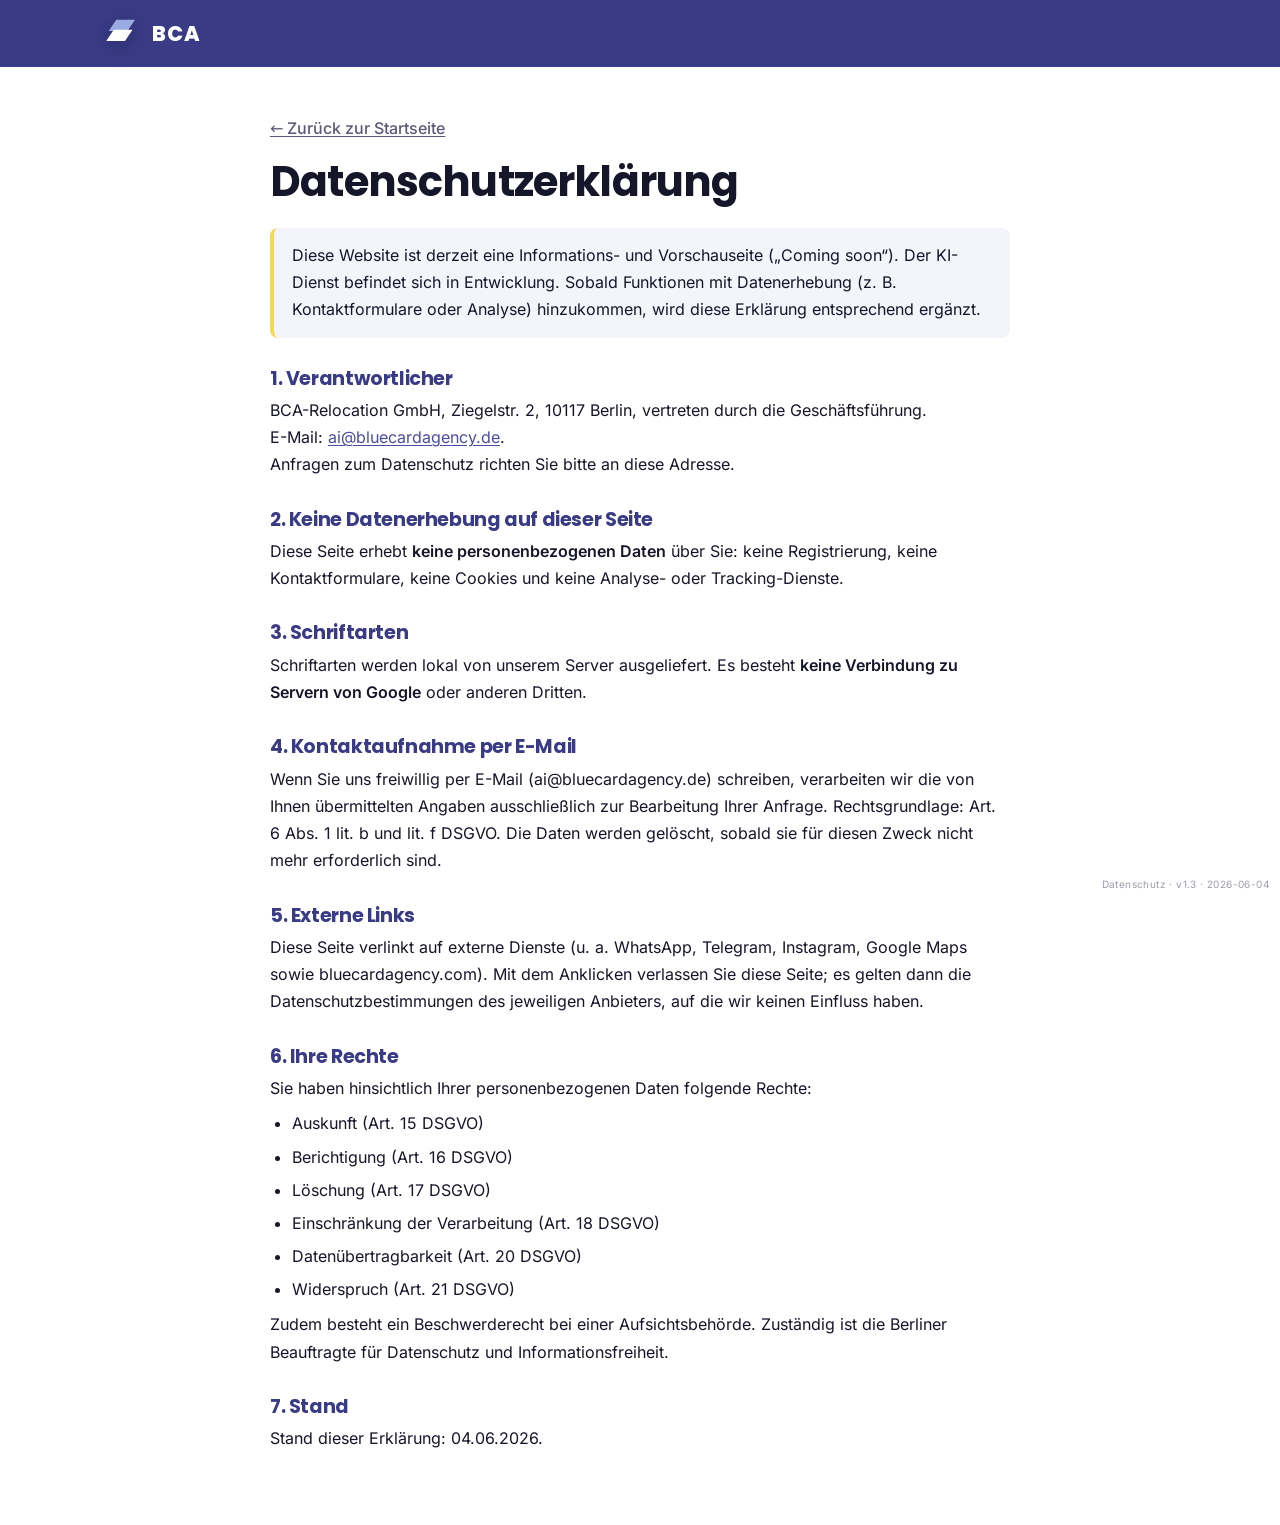
<file: datenschutz.html>
<!DOCTYPE html>
<html lang="de">
<head>
  <meta charset="UTF-8" />
  <meta name="viewport" content="width=device-width, initial-scale=1.0" />
  <title>Datenschutzerklärung — BCA</title>
  <meta name="robots" content="noindex" />
  <link rel="icon" href="favicon.svg" type="image/svg+xml" />
  <link rel="stylesheet" href="fonts.css" />
  <link rel="stylesheet" href="styles.css" />
</head>
<body>
  <header class="legal-top">
    <div class="container">
      <a class="brand" href="index.html" aria-label="BCA — Startseite">
        <svg class="logo-mark" viewBox="0 0 64 56" aria-hidden="true" focusable="false">
          <path d="M26 6 H56 L44 24 H14 Z" fill="#9AAAE2" />
          <path d="M22 22 H52 L40 40 H10 Z" fill="#ffffff" />
        </svg>
        <span class="brand-text"><span class="brand-name">BCA</span></span>
      </a>
    </div>
  </header>

  <main class="legal">
    <div class="container">
      <a class="back" href="index.html">← Zurück zur Startseite</a>
      <h1>Datenschutzerklärung</h1>

      <p class="legal-note">Diese Website ist derzeit eine Informations- und Vorschauseite („Coming soon“). Der KI-Dienst befindet sich in Entwicklung. Sobald Funktionen mit Datenerhebung (z. B. Kontaktformulare oder Analyse) hinzukommen, wird diese Erklärung entsprechend ergänzt.</p>

      <h2>1. Verantwortlicher</h2>
      <p>
        BCA-Relocation GmbH, Ziegelstr. 2, 10117 Berlin, vertreten durch die Geschäftsführung.<br />
        E-Mail: <a href="mailto:ai@bluecardagency.de">ai@bluecardagency.de</a>.<br />
        Anfragen zum Datenschutz richten Sie bitte an diese Adresse.
      </p>

      <h2>2. Keine Datenerhebung auf dieser Seite</h2>
      <p>
        Diese Seite erhebt <strong>keine personenbezogenen Daten</strong> über Sie: keine Registrierung,
        keine Kontaktformulare, keine Cookies und keine Analyse- oder Tracking-Dienste.
      </p>

      <h2>3. Schriftarten</h2>
      <p>
        Schriftarten werden lokal von unserem Server ausgeliefert. Es besteht
        <strong>keine Verbindung zu Servern von Google</strong> oder anderen Dritten.
      </p>

      <h2>4. Kontaktaufnahme per E-Mail</h2>
      <p>
        Wenn Sie uns freiwillig per E-Mail (ai@bluecardagency.de) schreiben, verarbeiten wir die von Ihnen
        übermittelten Angaben ausschließlich zur Bearbeitung Ihrer Anfrage. Rechtsgrundlage: Art. 6 Abs. 1
        lit. b und lit. f DSGVO. Die Daten werden gelöscht, sobald sie für diesen Zweck nicht mehr
        erforderlich sind.
      </p>

      <h2>5. Externe Links</h2>
      <p>
        Diese Seite verlinkt auf externe Dienste (u. a. WhatsApp, Telegram, Instagram, Google Maps sowie
        bluecardagency.com). Mit dem Anklicken verlassen Sie diese Seite; es gelten dann die
        Datenschutzbestimmungen des jeweiligen Anbieters, auf die wir keinen Einfluss haben.
      </p>

      <h2>6. Ihre Rechte</h2>
      <p>Sie haben hinsichtlich Ihrer personenbezogenen Daten folgende Rechte:</p>
      <ul>
        <li>Auskunft (Art. 15 DSGVO)</li>
        <li>Berichtigung (Art. 16 DSGVO)</li>
        <li>Löschung (Art. 17 DSGVO)</li>
        <li>Einschränkung der Verarbeitung (Art. 18 DSGVO)</li>
        <li>Datenübertragbarkeit (Art. 20 DSGVO)</li>
        <li>Widerspruch (Art. 21 DSGVO)</li>
      </ul>
      <p>
        Zudem besteht ein Beschwerderecht bei einer Aufsichtsbehörde. Zuständig ist die
        Berliner Beauftragte für Datenschutz und Informationsfreiheit.
      </p>

      <h2>7. Stand</h2>
      <p>Stand dieser Erklärung: 04.06.2026.</p>
    </div>
  </main>
  <div class="doc-version">Datenschutz · v1.3 · 2026-06-04</div>
</body>
</html>
</file>
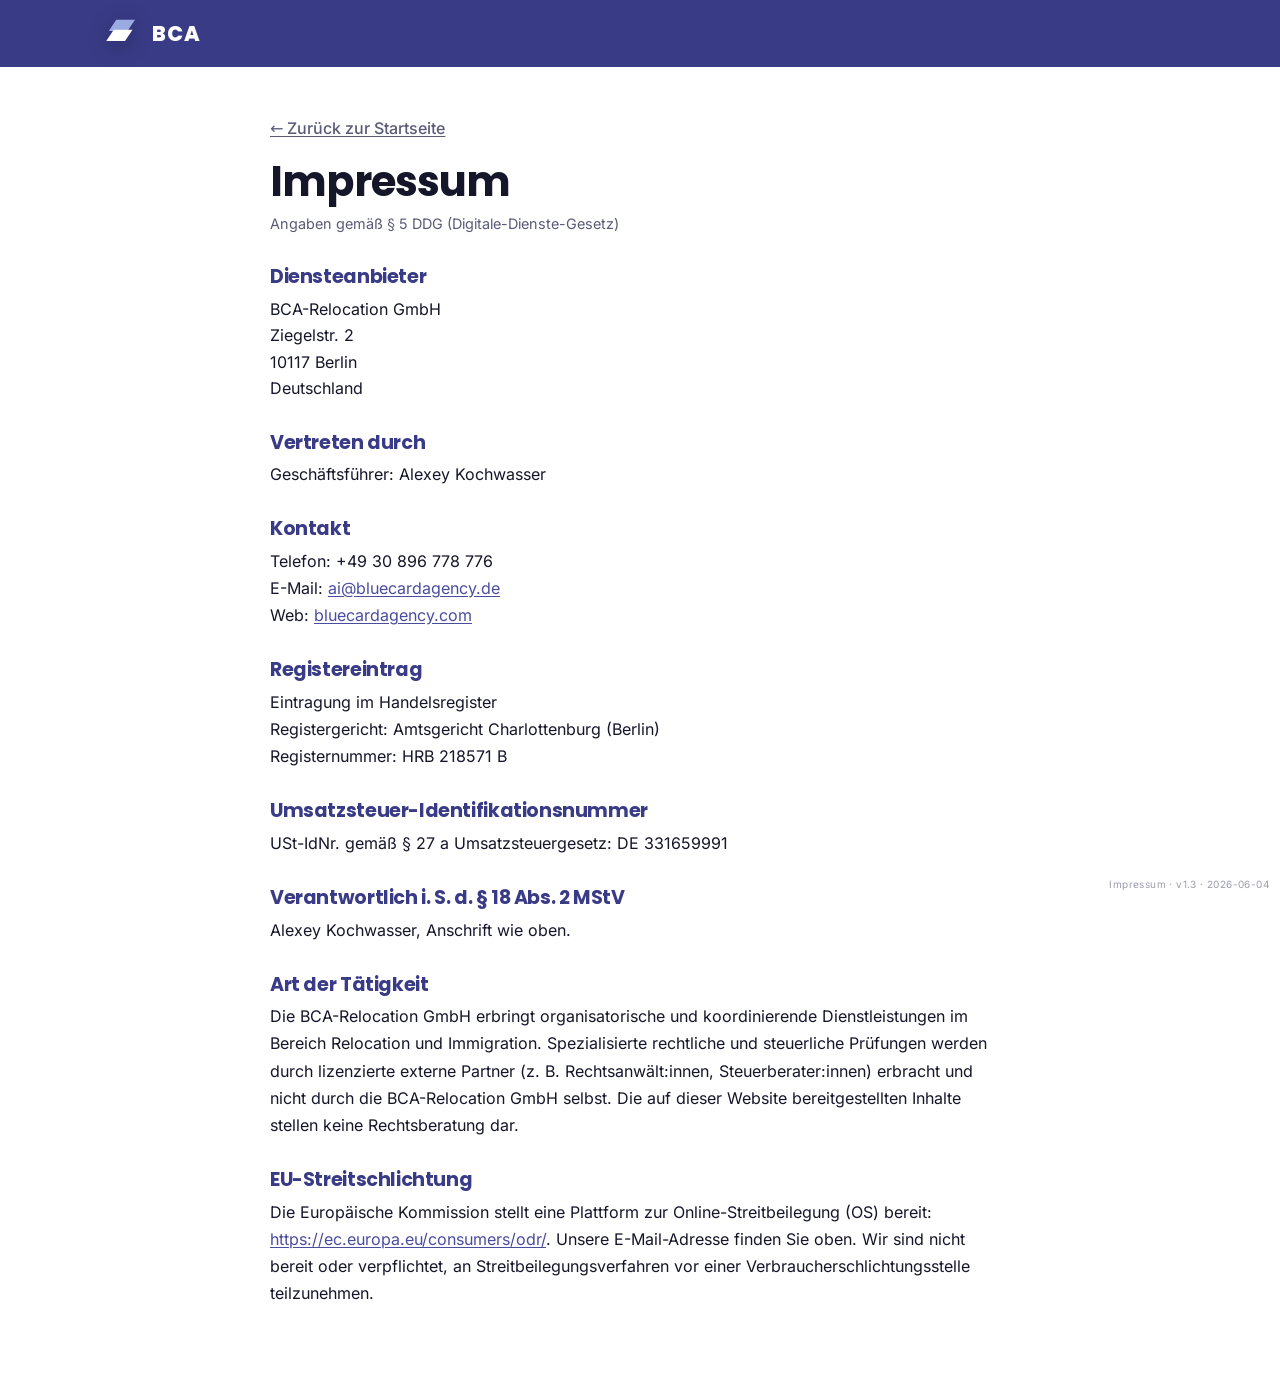
<file: impressum.html>
<!DOCTYPE html>
<html lang="de">
<head>
  <meta charset="UTF-8" />
  <meta name="viewport" content="width=device-width, initial-scale=1.0" />
  <title>Impressum — BCA-Relocation GmbH</title>
  <meta name="robots" content="noindex" />
  <link rel="icon" href="favicon.svg" type="image/svg+xml" />
  <link rel="stylesheet" href="fonts.css" />
  <link rel="stylesheet" href="styles.css" />
</head>
<body>
  <header class="legal-top">
    <div class="container">
      <a class="brand" href="index.html" aria-label="BCA — Startseite">
        <svg class="logo-mark" viewBox="0 0 64 56" aria-hidden="true" focusable="false">
          <path d="M26 6 H56 L44 24 H14 Z" fill="#9AAAE2" />
          <path d="M22 22 H52 L40 40 H10 Z" fill="#ffffff" />
        </svg>
        <span class="brand-text"><span class="brand-name">BCA</span></span>
      </a>
    </div>
  </header>

  <main class="legal">
    <div class="container">
      <a class="back" href="index.html">← Zurück zur Startseite</a>
      <h1>Impressum</h1>
      <p class="updated">Angaben gemäß § 5 DDG (Digitale-Dienste-Gesetz)</p>

      <h2>Diensteanbieter</h2>
      <address>
        BCA-Relocation GmbH<br />
        Ziegelstr. 2<br />
        10117 Berlin<br />
        Deutschland
      </address>

      <h2>Vertreten durch</h2>
      <p>Geschäftsführer: Alexey Kochwasser</p>

      <h2>Kontakt</h2>
      <p>
        Telefon: +49 30 896 778 776<br />
        E-Mail: <a href="mailto:ai@bluecardagency.de">ai@bluecardagency.de</a><br />
        Web: <a href="https://bluecardagency.com" target="_blank" rel="noopener">bluecardagency.com</a>
      </p>

      <h2>Registereintrag</h2>
      <p>
        Eintragung im Handelsregister<br />
        Registergericht: Amtsgericht Charlottenburg (Berlin)<br />
        Registernummer: HRB 218571 B
      </p>

      <h2>Umsatzsteuer-Identifikationsnummer</h2>
      <p>USt-IdNr. gemäß § 27 a Umsatzsteuergesetz: DE 331659991</p>

      <h2>Verantwortlich i. S. d. § 18 Abs. 2 MStV</h2>
      <p>Alexey Kochwasser, Anschrift wie oben.</p>

      <h2>Art der Tätigkeit</h2>
      <p>
        Die BCA-Relocation GmbH erbringt organisatorische und koordinierende Dienstleistungen
        im Bereich Relocation und Immigration. Spezialisierte rechtliche und steuerliche
        Prüfungen werden durch lizenzierte externe Partner (z. B. Rechtsanwält:innen,
        Steuerberater:innen) erbracht und nicht durch die BCA-Relocation GmbH selbst.
        Die auf dieser Website bereitgestellten Inhalte stellen keine Rechtsberatung dar.
      </p>

      <h2>EU-Streitschlichtung</h2>
      <p>
        Die Europäische Kommission stellt eine Plattform zur Online-Streitbeilegung (OS) bereit:
        <a href="https://ec.europa.eu/consumers/odr/" target="_blank" rel="noopener">https://ec.europa.eu/consumers/odr/</a>.
        Unsere E-Mail-Adresse finden Sie oben. Wir sind nicht bereit oder verpflichtet, an
        Streitbeilegungsverfahren vor einer Verbraucherschlichtungsstelle teilzunehmen.
      </p>
    </div>
  </main>
  <div class="doc-version">Impressum · v1.3 · 2026-06-04</div>
</body>
</html>
</file>
<file: fonts.css>
/* Self-hosted fonts (GDPR-safe, no request to Google). Inter+Syne for Immigramind; Poppins for legal pages. */

@font-face {
  font-family: 'Inter';
  font-style: normal;
  font-weight: 400;
  font-display: swap;
  src: url(fonts/inter-400.woff2) format('woff2');
}

@font-face {
  font-family: 'Inter';
  font-style: normal;
  font-weight: 500;
  font-display: swap;
  src: url(fonts/inter-500.woff2) format('woff2');
}

@font-face {
  font-family: 'Inter';
  font-style: normal;
  font-weight: 600;
  font-display: swap;
  src: url(fonts/inter-600.woff2) format('woff2');
}

@font-face {
  font-family: 'Poppins';
  font-style: normal;
  font-weight: 500;
  font-display: swap;
  src: url(fonts/poppins-500.woff2) format('woff2');
}

@font-face {
  font-family: 'Poppins';
  font-style: normal;
  font-weight: 600;
  font-display: swap;
  src: url(fonts/poppins-600.woff2) format('woff2');
}

@font-face {
  font-family: 'Poppins';
  font-style: normal;
  font-weight: 700;
  font-display: swap;
  src: url(fonts/poppins-700.woff2) format('woff2');
}

@font-face {
  font-family: 'Poppins';
  font-style: normal;
  font-weight: 800;
  font-display: swap;
  src: url(fonts/poppins-800.woff2) format('woff2');
}

@font-face {
  font-family: 'Syne';
  font-style: normal;
  font-weight: 700;
  font-display: swap;
  src: url(fonts/syne-700.woff2) format('woff2');
}

@font-face {
  font-family: 'Syne';
  font-style: normal;
  font-weight: 800;
  font-display: swap;
  src: url(fonts/syne-800.woff2) format('woff2');
}
</file>
<file: styles.css>
/* ===========================================================
   BCA — Business Consulting Automation · Coming Soon
   Brand colors sampled from the source deck.
   =========================================================== */

:root {
  --indigo-950: #14143a;
  --indigo-900: #1b1b50;
  --indigo-800: #242267;
  --indigo:     #393b86;   /* primary brand */
  --indigo-600: #4a4ca0;
  --periwinkle: #8c9be0;
  --periwinkle-200: #c3ccf2;
  --blue:       #4d5898;   /* logo blue */
  --gold:       #f3d956;   /* accent */
  --gold-600:   #f0c437;
  --cyan:       #45d2e6;   /* tech glow */

  --ink:    #16162b;
  --slate:  #5a5a78;
  --paper:  #ffffff;
  --mist:   #f4f5fb;
  --mist-2: #eceefb;

  --maxw: 1160px;
  --radius: 18px;
  --radius-sm: 12px;
  --shadow: 0 18px 50px -20px rgba(31, 31, 92, 0.35);
  --shadow-sm: 0 8px 24px -12px rgba(31, 31, 92, 0.30);

  --font-display: "Poppins", system-ui, sans-serif;
  --font-body: "Inter", system-ui, -apple-system, Segoe UI, Roboto, sans-serif;
}

/* ---------- Reset / base ---------- */
*, *::before, *::after { box-sizing: border-box; }
html { scroll-behavior: smooth; scroll-padding-top: 86px; -webkit-text-size-adjust: 100%; }
body {
  margin: 0;
  font-family: var(--font-body);
  color: var(--ink);
  background: var(--paper);
  line-height: 1.65;
  overflow-x: hidden;
}
h1, h2, h3 { font-family: var(--font-display); line-height: 1.12; margin: 0; letter-spacing: -0.02em; }
p { margin: 0; }
a { color: inherit; text-decoration: none; }
img, svg { display: block; max-width: 100%; }
ul, ol { margin: 0; padding: 0; list-style: none; }

.container { width: 100%; max-width: var(--maxw); margin-inline: auto; padding-inline: clamp(20px, 5vw, 40px); }
.narrow { max-width: 880px; }
.center { text-align: center; }
.sr-only { position: absolute; width: 1px; height: 1px; padding: 0; margin: -1px; overflow: hidden; clip: rect(0 0 0 0); white-space: nowrap; border: 0; }

.skip-link {
  position: absolute; left: 12px; top: -48px; z-index: 200;
  background: var(--gold); color: var(--indigo-900); padding: 10px 16px;
  border-radius: 8px; font-weight: 600; transition: top .2s;
}
.skip-link:focus { top: 12px; }

:focus-visible { outline: 3px solid var(--cyan); outline-offset: 3px; border-radius: 6px; }

/* ---------- Background canvas (scoped to hero by JS) ---------- */
#bg-canvas {
  position: absolute; inset: 0; width: 100%; height: 100%;
  z-index: 0; pointer-events: none;
}
.hero, .section-indigo, .cta, .site-footer { position: relative; z-index: 1; }

/* ---------- Buttons ---------- */
.btn {
  display: inline-flex; align-items: center; justify-content: center; gap: .5em;
  font-family: var(--font-display); font-weight: 600; font-size: 1rem;
  padding: 0.85em 1.6em; border-radius: 999px; border: 1.5px solid transparent;
  cursor: pointer; transition: transform .15s ease, box-shadow .2s ease, background .2s ease, color .2s ease;
  white-space: nowrap;
}
.btn-sm { padding: 0.6em 1.15em; font-size: 0.92rem; }
.btn-primary { background: var(--gold); color: var(--indigo-900); box-shadow: 0 10px 26px -10px rgba(243, 217, 86, .7); }
.btn-primary:hover { background: var(--gold-600); transform: translateY(-2px); }
.btn-ghost { background: transparent; color: #fff; border-color: rgba(255,255,255,.45); }
.btn-ghost:hover { background: rgba(255,255,255,.12); transform: translateY(-2px); }

/* ---------- Header / nav ---------- */
.site-header {
  position: fixed; top: 0; left: 0; right: 0; z-index: 100;
  transition: background .3s ease, box-shadow .3s ease, padding .3s ease;
  padding: 14px 0;
}
.site-header.scrolled {
  background: rgba(27, 27, 80, .82);
  backdrop-filter: blur(12px);
  box-shadow: 0 8px 30px -14px rgba(0,0,0,.5);
  padding: 8px 0;
}
.nav { display: flex; align-items: center; justify-content: space-between; gap: 20px; }
.brand { display: flex; align-items: center; gap: 12px; }
.logo-mark { width: 40px; height: auto; flex: none; filter: drop-shadow(0 4px 10px rgba(0,0,0,.25)); }
.brand-text { display: flex; flex-direction: column; line-height: 1.05; }
.brand-name { font-family: var(--font-display); font-weight: 800; font-size: 1.3rem; color: #fff; letter-spacing: .04em; }
.brand-sub { font-size: .64rem; letter-spacing: .14em; text-transform: uppercase; color: var(--periwinkle-200); }

.nav-links { display: flex; align-items: center; gap: 28px; }
.nav-links > a:not(.btn) { color: rgba(255,255,255,.86); font-weight: 500; font-size: .96rem; position: relative; padding: 4px 0; }
.nav-links > a:not(.btn)::after {
  content: ""; position: absolute; left: 0; bottom: -2px; height: 2px; width: 0;
  background: var(--gold); transition: width .25s ease;
}
.nav-links > a:not(.btn):hover { color: #fff; }
.nav-links > a:not(.btn):hover::after { width: 100%; }

.nav-toggle { display: none; flex-direction: column; gap: 5px; background: none; border: 0; padding: 8px; cursor: pointer; }
.nav-toggle span { width: 26px; height: 2.5px; background: #fff; border-radius: 2px; transition: transform .3s, opacity .3s; }
.nav-toggle[aria-expanded="true"] span:nth-child(1) { transform: translateY(7.5px) rotate(45deg); }
.nav-toggle[aria-expanded="true"] span:nth-child(2) { opacity: 0; }
.nav-toggle[aria-expanded="true"] span:nth-child(3) { transform: translateY(-7.5px) rotate(-45deg); }

/* ---------- Kickers / titles ---------- */
.kicker {
  display: inline-flex; align-items: center; gap: .55em;
  font-family: var(--font-display); font-weight: 600; font-size: .8rem;
  letter-spacing: .16em; text-transform: uppercase; color: var(--gold);
  margin-bottom: 16px;
}
.kicker .dot { width: 8px; height: 8px; border-radius: 50%; background: var(--gold); box-shadow: 0 0 0 4px rgba(243,217,86,.2); animation: pulse 2s infinite; }
.kicker-dark { color: var(--blue); }
.kicker-dark::before { content: ""; width: 26px; height: 2px; background: var(--gold); border-radius: 2px; }

.section-title { font-size: clamp(1.7rem, 4vw, 2.6rem); font-weight: 700; color: var(--ink); max-width: 18ch; margin-bottom: 14px; }
.section-title.light { color: #fff; max-width: 20ch; }
.hl { color: var(--gold); }
.hl-ink { color: var(--blue); }

/* ---------- Hero ---------- */
.hero {
  min-height: 100vh; display: flex; align-items: center;
  padding: 140px 0 90px;
  background:
    radial-gradient(1100px 600px at 78% -10%, rgba(69,210,230,.16), transparent 60%),
    radial-gradient(900px 600px at 0% 110%, rgba(140,155,224,.22), transparent 55%),
    linear-gradient(160deg, var(--indigo-900) 0%, var(--indigo-950) 70%);
  color: #fff; text-align: center; overflow: hidden;
}
.hero-glow {
  position: absolute; inset: 0; pointer-events: none; z-index: 1;
  background:
    radial-gradient(closest-side at 50% 30%, rgba(243,217,86,.10), transparent);
}
.hero-inner { position: relative; z-index: 2; display: flex; flex-direction: column; align-items: center; }
.hero h1 { font-size: clamp(2.3rem, 6.2vw, 4.5rem); font-weight: 800; max-width: 16ch; margin-bottom: 22px; text-shadow: 0 6px 30px rgba(0,0,0,.3); }
.hero-lead { max-width: 60ch; font-size: clamp(1rem, 2.2vw, 1.22rem); color: rgba(255,255,255,.84); margin-bottom: 36px; }
.hero-lead strong { color: #fff; font-weight: 600; }

.hero-badges { display: flex; flex-wrap: wrap; justify-content: center; gap: 10px 12px; margin-top: 40px; }
.hero-badges li {
  font-size: .85rem; font-weight: 500; color: var(--periwinkle-200);
  background: rgba(255,255,255,.06); border: 1px solid rgba(255,255,255,.14);
  padding: 7px 15px; border-radius: 999px; backdrop-filter: blur(4px);
}

/* Hero CTA */
.hero-cta { display: flex; flex-direction: column; align-items: center; gap: 12px; }
.hero-cta-note { font-size: .92rem; color: rgba(255,255,255,.65); }
.hero-cta-note a { color: var(--gold); font-weight: 500; text-decoration: underline; text-underline-offset: 3px; }
.hero-cta-note a:hover { color: var(--gold-600); }

/* scroll cue */
.scroll-cue { position: absolute; bottom: 26px; left: 50%; transform: translateX(-50%); z-index: 2; width: 26px; height: 42px; border: 2px solid rgba(255,255,255,.4); border-radius: 14px; }
.scroll-cue span { position: absolute; top: 8px; left: 50%; width: 4px; height: 8px; margin-left: -2px; background: var(--gold); border-radius: 2px; animation: scrolldot 1.8s infinite; }

/* ---------- Sections ---------- */
.section { padding: clamp(64px, 9vw, 110px) 0; }
.section-mist { background: var(--mist); }
.section .kicker { margin-bottom: 14px; }
.lead { font-size: clamp(1.02rem, 2vw, 1.2rem); color: var(--slate); max-width: 62ch; margin-top: 10px; }
.center .lead { margin-inline: auto; }
#about h2 { font-size: clamp(1.6rem, 3.6vw, 2.5rem); max-width: 24ch; margin-inline: auto; }

/* ---------- Cards ---------- */
.cards { display: grid; gap: 22px; margin-top: 44px; }
.cards-3 { grid-template-columns: repeat(3, 1fr); }
.card {
  background: var(--paper); border: 1px solid var(--mist-2); border-radius: var(--radius);
  padding: 30px 26px; box-shadow: var(--shadow-sm);
  transition: transform .25s ease, box-shadow .25s ease;
}
.section-mist .card { background: #fff; }
.card:hover { transform: translateY(-5px); box-shadow: var(--shadow); }
.card h3 { font-size: 1.18rem; font-weight: 600; margin-bottom: 8px; color: var(--ink); }
.card p { color: var(--slate); font-size: .98rem; }
.card-stat { font-family: var(--font-display); font-weight: 800; font-size: 2.8rem; color: var(--gold-600); line-height: 1; margin-bottom: 10px; }
.card-icon { font-size: 1.8rem; margin-bottom: 12px; }
.feat-ic {
  width: 52px; height: 52px; display: grid; place-items: center; font-size: 1.5rem;
  border-radius: 14px; margin-bottom: 16px;
  background: linear-gradient(140deg, var(--indigo) 0%, var(--blue) 100%); color: #fff;
}

/* ---------- Split (solution) ---------- */
.split { display: grid; grid-template-columns: 1.1fr .9fr; gap: 48px; align-items: center; }
.check-list { margin-top: 26px; display: grid; gap: 16px; }
.check-list li { position: relative; padding-left: 38px; color: var(--slate); font-size: 1.02rem; }
.check-list li strong { color: var(--ink); font-weight: 600; }
.check-list li::before {
  content: "✓"; position: absolute; left: 0; top: 1px;
  width: 24px; height: 24px; display: grid; place-items: center;
  background: var(--gold); color: var(--indigo-900); border-radius: 50%; font-size: .8rem; font-weight: 700;
}
.diff-card {
  background: linear-gradient(155deg, var(--indigo) 0%, var(--indigo-900) 100%);
  color: #fff; border-radius: var(--radius); padding: 38px 34px; box-shadow: var(--shadow);
  position: relative; overflow: hidden;
}
.diff-card::after { content: ""; position: absolute; right: -40px; top: -40px; width: 160px; height: 160px; background: radial-gradient(circle, rgba(243,217,86,.25), transparent 70%); }
.diff-card .kicker { color: var(--gold); }
.diff-quote { font-size: 1.12rem; line-height: 1.6; color: rgba(255,255,255,.9); }
.diff-quote strong { color: var(--gold); font-weight: 600; }

/* ---------- Comparison table ---------- */
.table-wrap { margin-top: 40px; overflow-x: auto; border-radius: var(--radius); box-shadow: var(--shadow-sm); border: 1px solid var(--mist-2); }
.compare { width: 100%; border-collapse: collapse; min-width: 560px; background: #fff; }
.compare th, .compare td { padding: 16px 20px; text-align: left; border-bottom: 1px solid var(--mist-2); font-size: .98rem; }
.compare thead th { background: var(--indigo); color: #fff; font-family: var(--font-display); font-weight: 600; letter-spacing: .01em; }
.compare thead th:first-child { border-top-left-radius: var(--radius); }
.compare thead th:last-child { border-top-right-radius: var(--radius); }
.compare tbody th { font-weight: 600; color: var(--ink); }
.compare tbody tr:last-child th, .compare tbody tr:last-child td { border-bottom: 0; }
.compare tbody tr:hover { background: var(--mist); }
.compare td.yes { color: #1c8a52; font-weight: 600; }
.compare td.no  { color: #c0392b; font-weight: 600; }
.compare td.warn { color: #b8860b; font-weight: 600; }
.compare td.yes::before { content: "✓ "; }
.compare td.no::before  { content: "✕ "; }
.compare td.warn::before { content: "▲ "; font-size: .8em; }

/* ---------- Stats (indigo band) ---------- */
.section-indigo {
  background:
    radial-gradient(800px 400px at 90% 0%, rgba(69,210,230,.14), transparent 60%),
    linear-gradient(150deg, var(--indigo) 0%, var(--indigo-900) 100%);
  color: #fff;
}
.stats { display: grid; grid-template-columns: repeat(4, 1fr); gap: 24px; margin-top: 46px; }
.stat { text-align: center; padding: 22px 12px; border-radius: var(--radius); background: rgba(255,255,255,.05); border: 1px solid rgba(255,255,255,.12); }
.stat-num { display: block; font-family: var(--font-display); font-weight: 800; font-size: clamp(2rem, 5vw, 3rem); color: var(--gold); line-height: 1; }
.stat-num .unit { font-size: .5em; color: #fff; margin-left: 2px; }
.stat-cap { display: block; margin-top: 10px; font-size: .9rem; color: var(--periwinkle-200); }
.src { margin-top: 30px; font-size: .82rem; color: rgba(255,255,255,.55); text-align: center; }

/* ---------- Roadmap timeline ---------- */
.timeline { margin-top: 50px; position: relative; display: grid; gap: 30px; }
.timeline::before { content: ""; position: absolute; left: 20px; top: 6px; bottom: 6px; width: 2px; background: linear-gradient(var(--gold), var(--blue)); }
.tl-item { position: relative; padding-left: 64px; }
.tl-item::before {
  content: ""; position: absolute; left: 12px; top: 4px; width: 18px; height: 18px;
  border-radius: 50%; background: var(--gold); border: 4px solid var(--paper);
  box-shadow: 0 0 0 2px var(--gold);
}
.tl-q { display: inline-block; font-family: var(--font-display); font-weight: 700; font-size: .82rem; letter-spacing: .08em; color: #fff; background: var(--indigo); padding: 4px 12px; border-radius: 999px; margin-bottom: 8px; }
.tl-item h3 { font-size: 1.25rem; font-weight: 600; margin-bottom: 6px; }
.tl-item p { color: var(--slate); max-width: 60ch; }

/* ---------- Team ---------- */
.leads { display: grid; grid-template-columns: repeat(2, 1fr); gap: 20px; margin-top: 44px; max-width: 640px; margin-inline: auto; }
.lead-card { background: #fff; border: 1px solid var(--mist-2); border-radius: var(--radius); padding: 28px 18px; box-shadow: var(--shadow-sm); display: flex; flex-direction: column; align-items: center; gap: 6px; }
.lead-avatar { width: 64px; height: 64px; border-radius: 50%; display: grid; place-items: center; font-family: var(--font-display); font-weight: 700; color: #fff; background: linear-gradient(140deg, var(--indigo), var(--blue)); margin-bottom: 8px; }
.lead-name { font-family: var(--font-display); font-weight: 600; color: var(--ink); }
.lead-role { font-size: .88rem; color: var(--slate); }
.lead-tags { display: flex; flex-wrap: wrap; justify-content: center; gap: 6px 8px; margin-top: 12px; }
.lead-tags li { font-size: .74rem; font-weight: 500; color: var(--indigo); background: var(--mist-2); border: 1px solid #dde0f4; padding: 4px 10px; border-radius: 999px; }

/* ---------- CTA ---------- */
.cta {
  background:
    radial-gradient(700px 400px at 50% 120%, rgba(243,217,86,.14), transparent 60%),
    linear-gradient(150deg, var(--indigo-900) 0%, var(--indigo-950) 100%);
  color: #fff;
}
.cta h2 { font-size: clamp(1.9rem, 4.6vw, 3rem); font-weight: 800; max-width: 18ch; margin: 0 auto 18px; }
.cta .lead { color: rgba(255,255,255,.82); margin-inline: auto; }
.cta-actions { display: flex; gap: 14px; justify-content: center; flex-wrap: wrap; margin-top: 32px; }

/* ---------- Footer ---------- */
.site-footer { background: var(--indigo-950); color: rgba(255,255,255,.8); padding: 60px 0 28px; }
.footer-grid { display: flex; flex-wrap: wrap; justify-content: space-between; gap: 32px; padding-bottom: 32px; border-bottom: 1px solid rgba(255,255,255,.1); }
.footer-brand .logo-mark { width: 44px; margin-bottom: 12px; }
.footer-name { font-family: var(--font-display); font-weight: 700; color: #fff; font-size: 1.1rem; }
.footer-tag { font-size: .82rem; letter-spacing: .12em; text-transform: uppercase; color: var(--periwinkle-200); }
.footer-contacts { display: grid; gap: 8px; font-style: normal; align-content: start; }
.footer-contacts a:hover { color: var(--gold); }
.footer-bottom { display: flex; flex-wrap: wrap; justify-content: space-between; gap: 8px; padding-top: 22px; font-size: .85rem; }
.footer-bottom .muted { color: rgba(255,255,255,.5); }
.footer-bottom .disclaimer { flex-basis: 100%; color: rgba(255,255,255,.62); margin-bottom: 6px; line-height: 1.5; }
.footer-legal { flex-basis: 100%; margin-top: 6px; font-size: .85rem; }
.footer-legal a { color: var(--periwinkle-200); }
.footer-legal a:hover { color: var(--gold); }

/* ---------- Legal pages (impressum / datenschutz) ---------- */
.legal-top { background: var(--indigo); padding: 16px 0; }
.legal { padding: 48px 0 72px; }
.legal .container { max-width: 820px; }
.legal .back { display: inline-block; margin-bottom: 18px; color: var(--slate); font-weight: 500; }
.legal .back:hover { color: var(--indigo); }
.legal h1 { font-size: clamp(1.8rem, 4vw, 2.6rem); color: var(--ink); margin-bottom: 6px; }
.legal h2 { font-family: var(--font-display); font-size: 1.2rem; color: var(--indigo); margin: 30px 0 8px; }
.legal p, .legal li { color: var(--ink); font-size: 1rem; line-height: 1.7; }
.legal address { font-style: normal; }
.legal ul { list-style: disc; padding-left: 22px; margin: 8px 0; display: grid; gap: 6px; }
.legal a { color: var(--indigo-600); text-decoration: underline; text-underline-offset: 2px; }
.legal .updated { color: var(--slate); font-size: .9rem; }
.fill { color: #b3261e; background: #fdecea; font-weight: 600; padding: 0 5px; border-radius: 4px; }
.todo-banner { background: #fdecea; border: 1px solid #f1b0a8; color: #922b21; padding: 14px 18px; border-radius: 10px; margin: 8px 0 28px; font-size: .95rem; line-height: 1.6; }
.legal-note { border-left: 4px solid var(--gold); background: var(--mist); padding: 14px 18px; border-radius: 8px; margin: 22px 0 0; color: var(--slate); font-size: .95rem; }
.doc-version { position: fixed; bottom: 8px; right: 11px; z-index: 50; font-family: var(--font-body); font-size: 10px; letter-spacing: .4px; color: var(--slate); opacity: .6; pointer-events: none; }

/* ---------- Reveal animation ---------- */
.reveal { opacity: 0; transform: translateY(26px); transition: opacity .7s ease, transform .7s ease; }
.reveal.in-view { opacity: 1; transform: none; }
.reveal:nth-child(2) { transition-delay: .06s; }
.reveal:nth-child(3) { transition-delay: .12s; }
.reveal:nth-child(4) { transition-delay: .18s; }

/* ---------- Keyframes ---------- */
@keyframes pulse { 0%,100% { box-shadow: 0 0 0 0 rgba(243,217,86,.4); } 50% { box-shadow: 0 0 0 6px rgba(243,217,86,0); } }
@keyframes scrolldot { 0% { top: 8px; opacity: 1; } 70% { top: 24px; opacity: 0; } 100% { top: 8px; opacity: 0; } }

/* ---------- Responsive ---------- */
@media (max-width: 900px) {
  .cards-3 { grid-template-columns: repeat(2, 1fr); }
  .split { grid-template-columns: 1fr; gap: 32px; }
  .stats { grid-template-columns: repeat(2, 1fr); }
  .leads { grid-template-columns: 1fr; max-width: 360px; margin-inline: auto; }
}
@media (max-width: 720px) {
  .nav-toggle { display: flex; }
  .nav-links {
    position: fixed; inset: 0 0 0 auto; width: min(78vw, 320px);
    flex-direction: column; align-items: flex-start; gap: 18px;
    background: var(--indigo-900); padding: 100px 32px 40px;
    transform: translateX(100%); transition: transform .32s ease; box-shadow: -20px 0 50px rgba(0,0,0,.4);
  }
  .nav-links.open { transform: translateX(0); }
  .nav-links .btn { width: 100%; }
}
@media (max-width: 560px) {
  .cards-3 { grid-template-columns: 1fr; }
  .stats { grid-template-columns: 1fr 1fr; }
  .footer-grid { flex-direction: column; }
}

/* ---------- Reduced motion ---------- */
@media (prefers-reduced-motion: reduce) {
  html { scroll-behavior: auto; }
  *, *::before, *::after { animation-duration: .001ms !important; animation-iteration-count: 1 !important; transition-duration: .001ms !important; }
  .reveal { opacity: 1; transform: none; }
}
</file>
